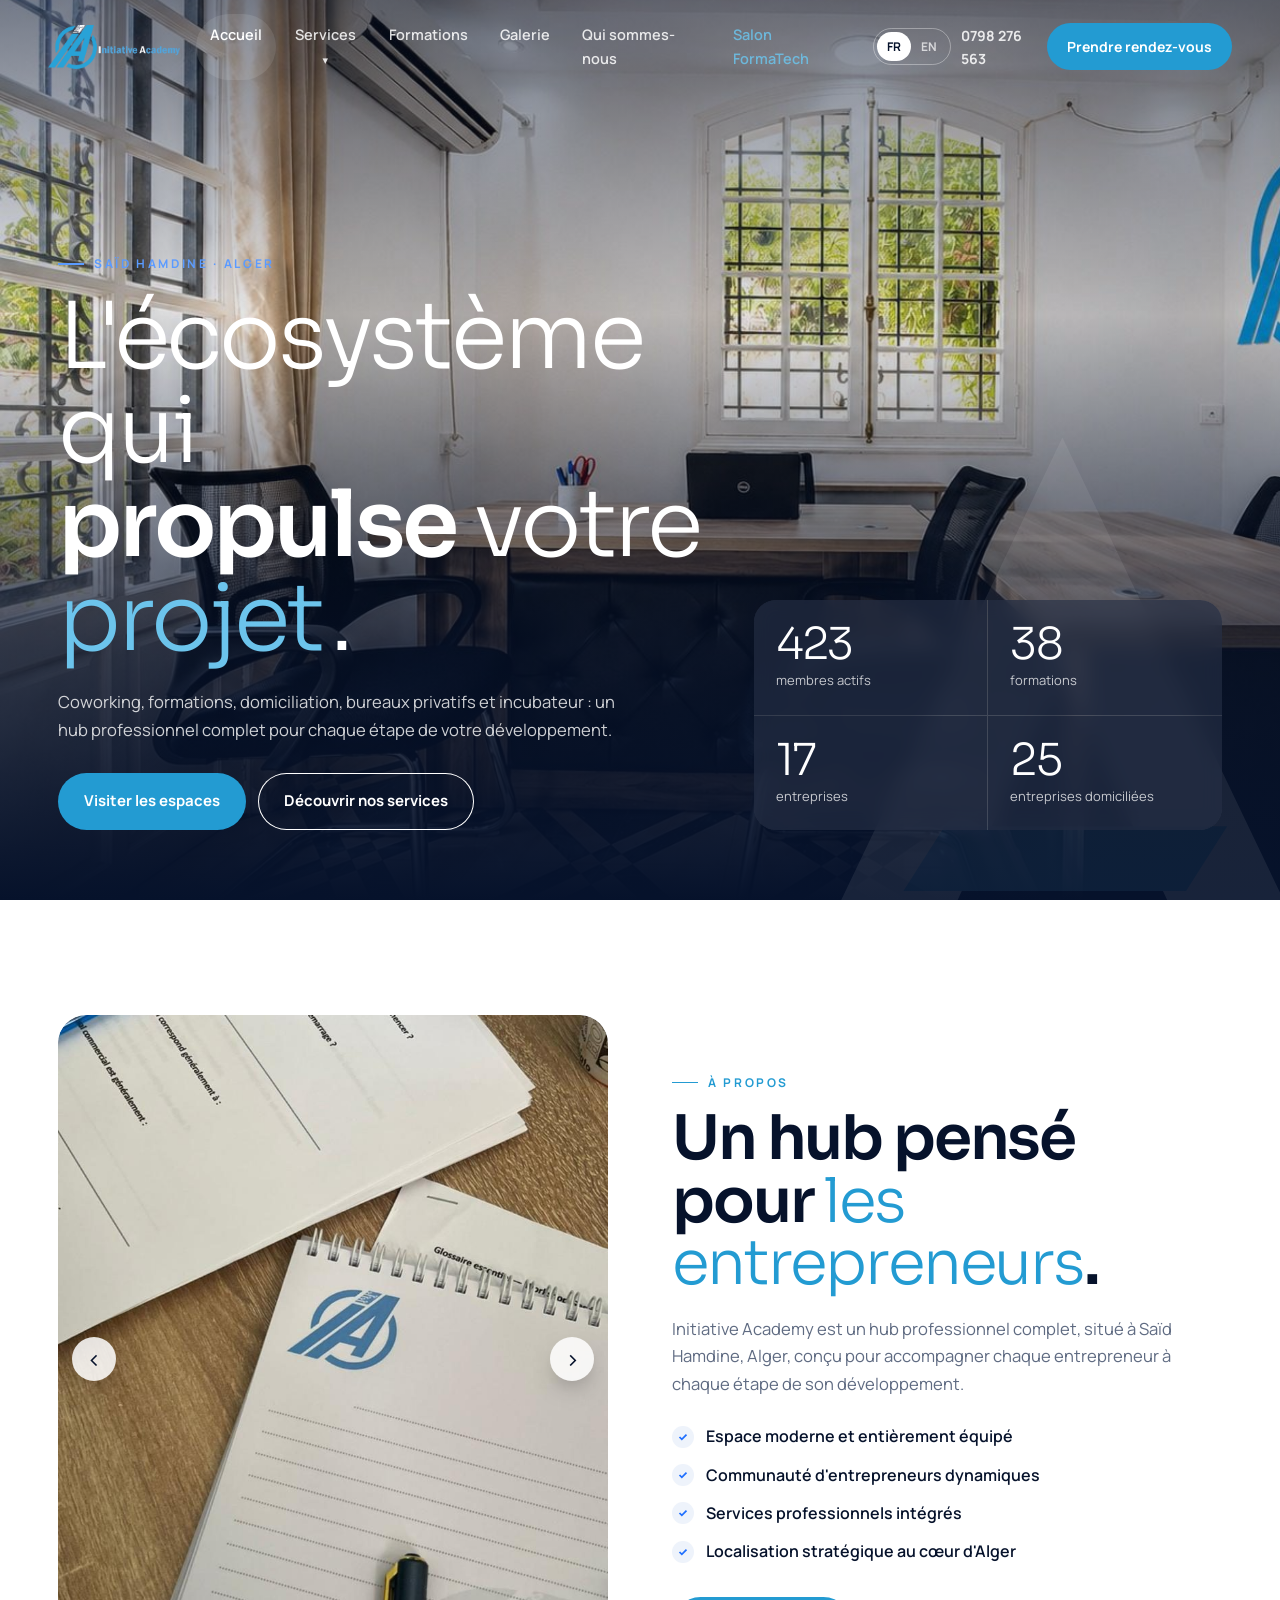
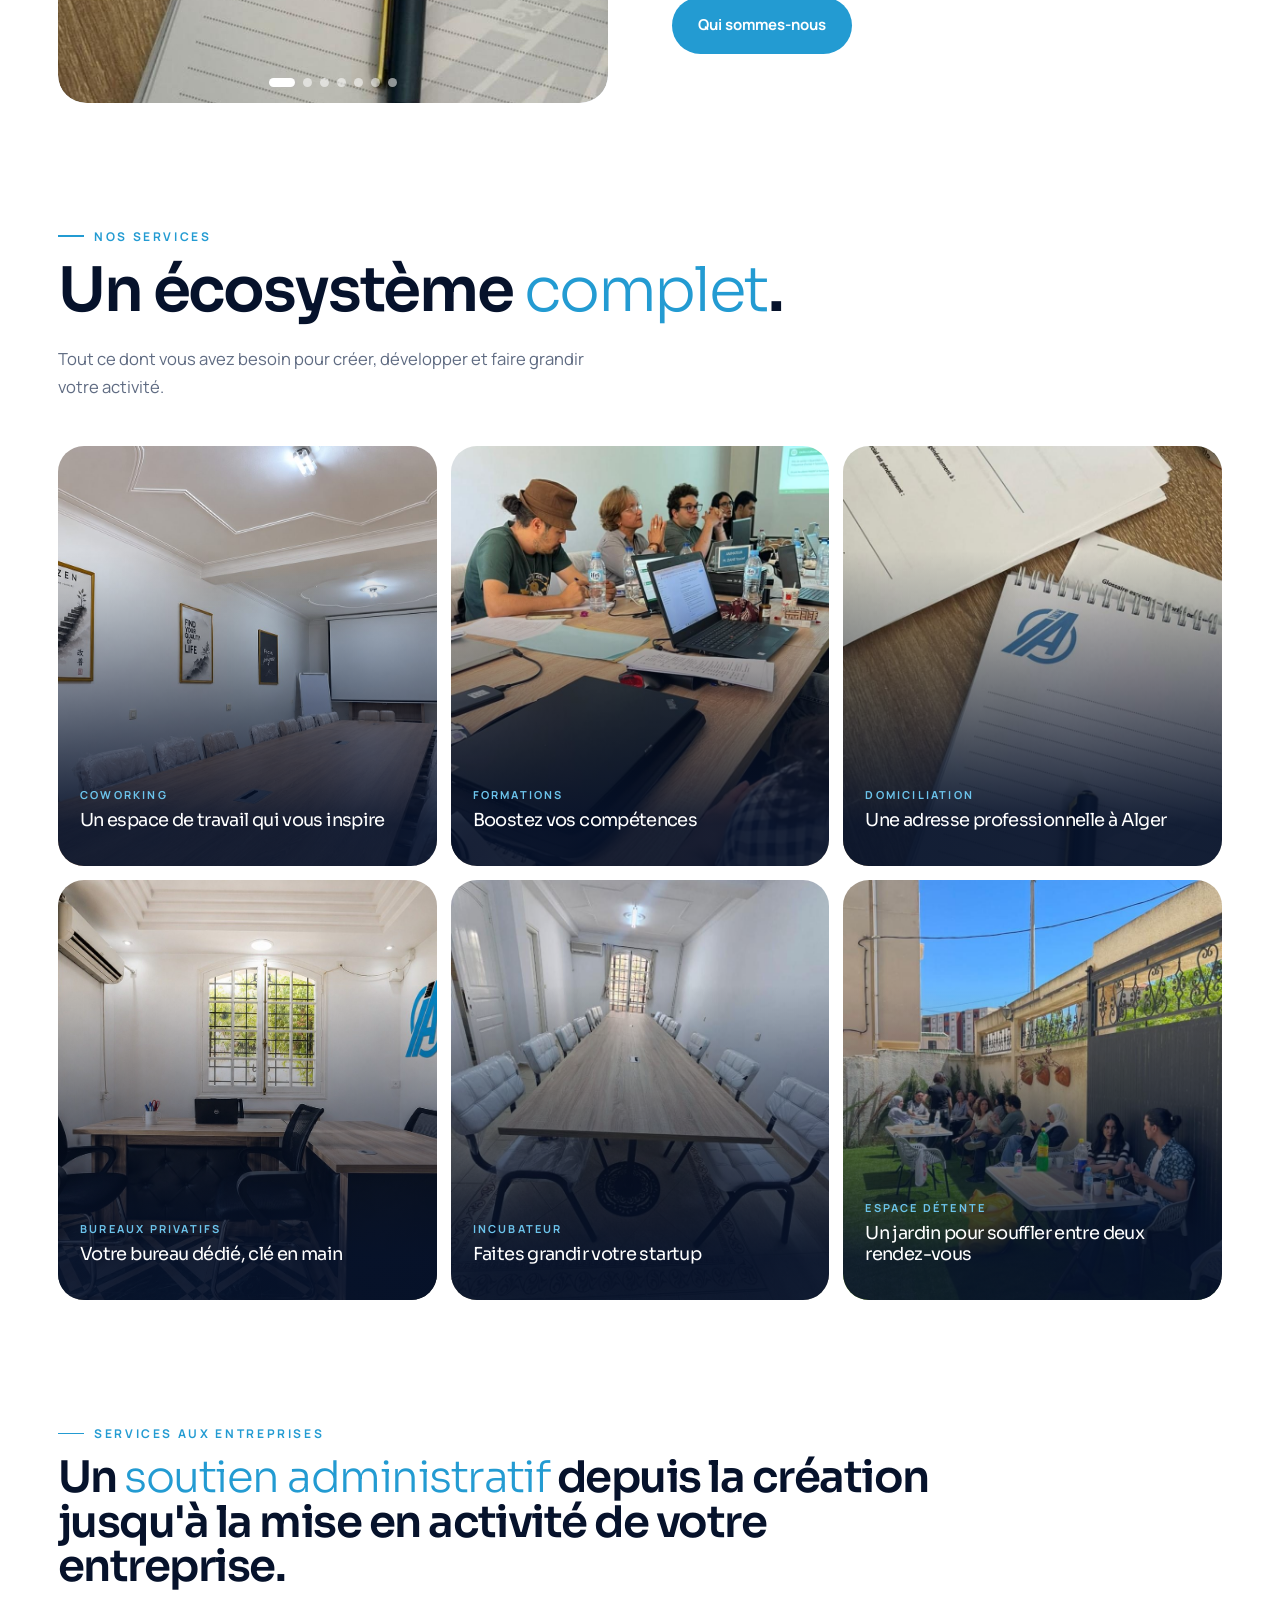
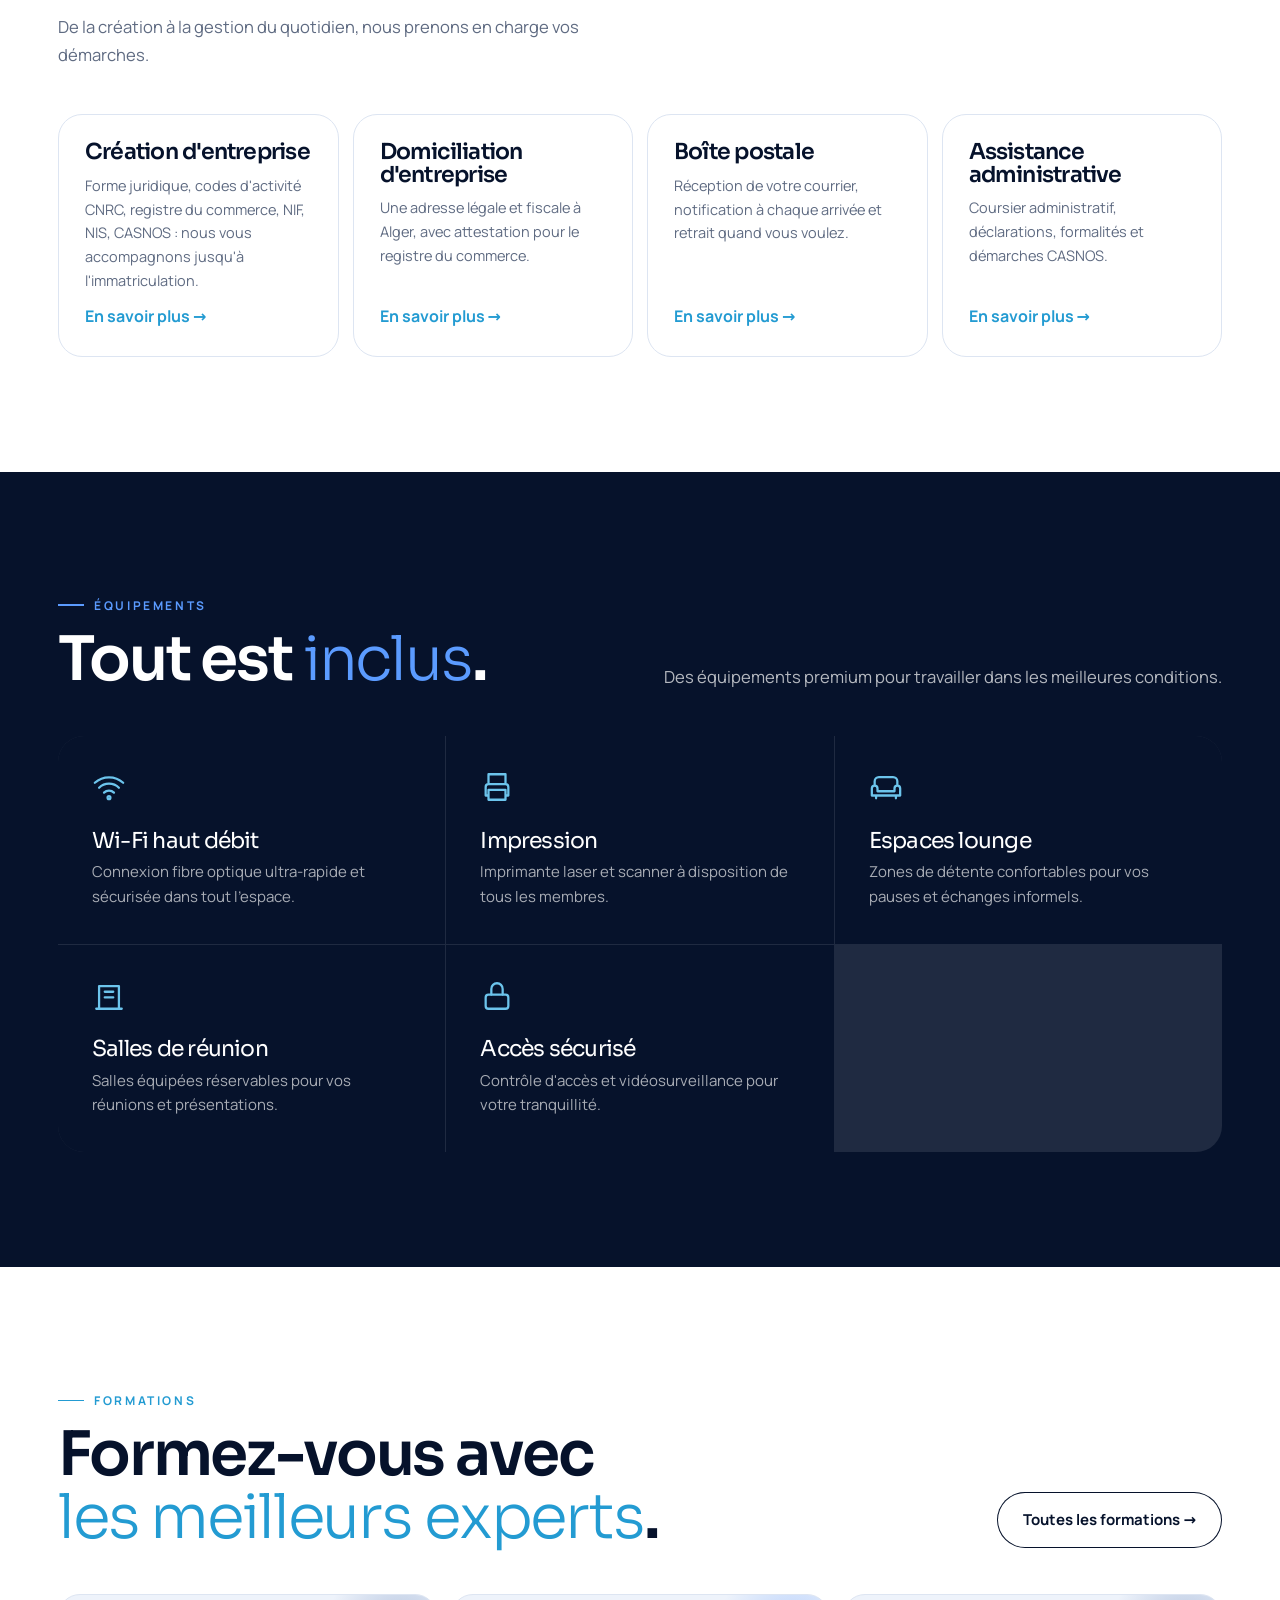
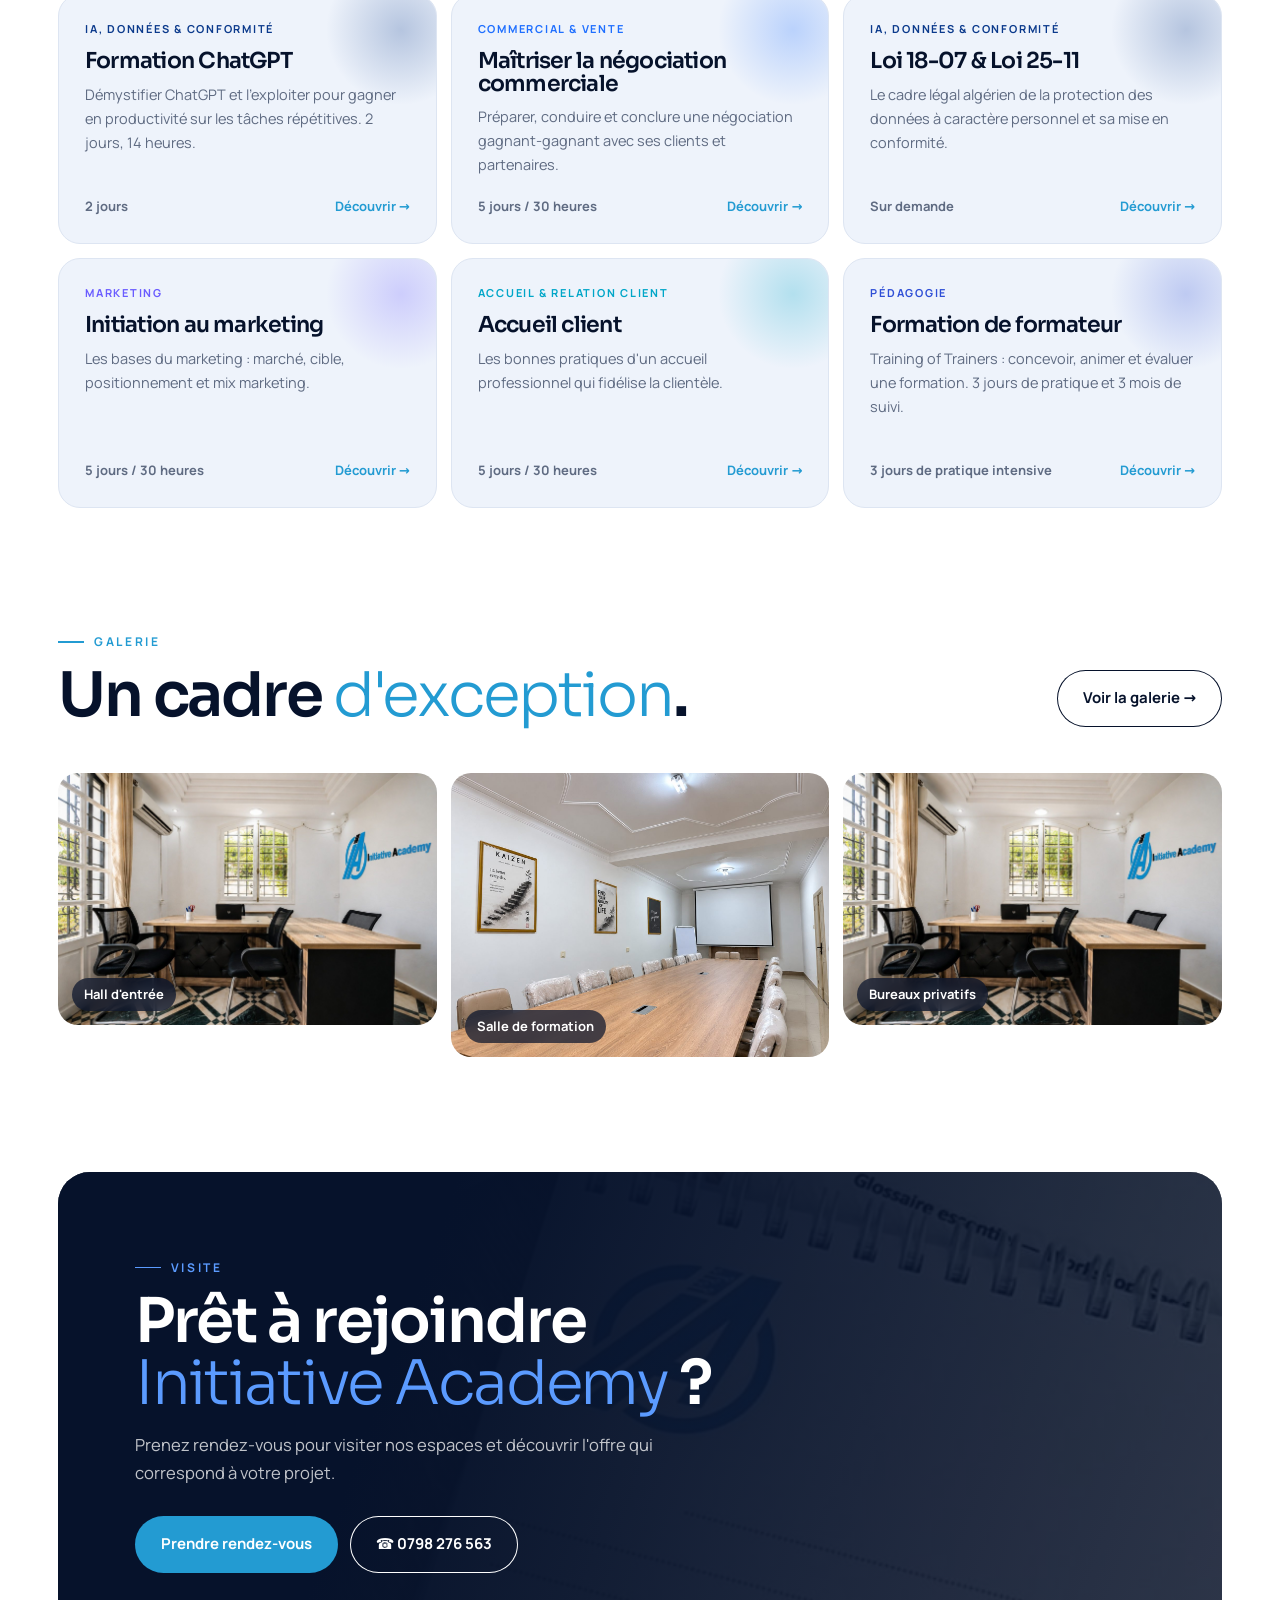
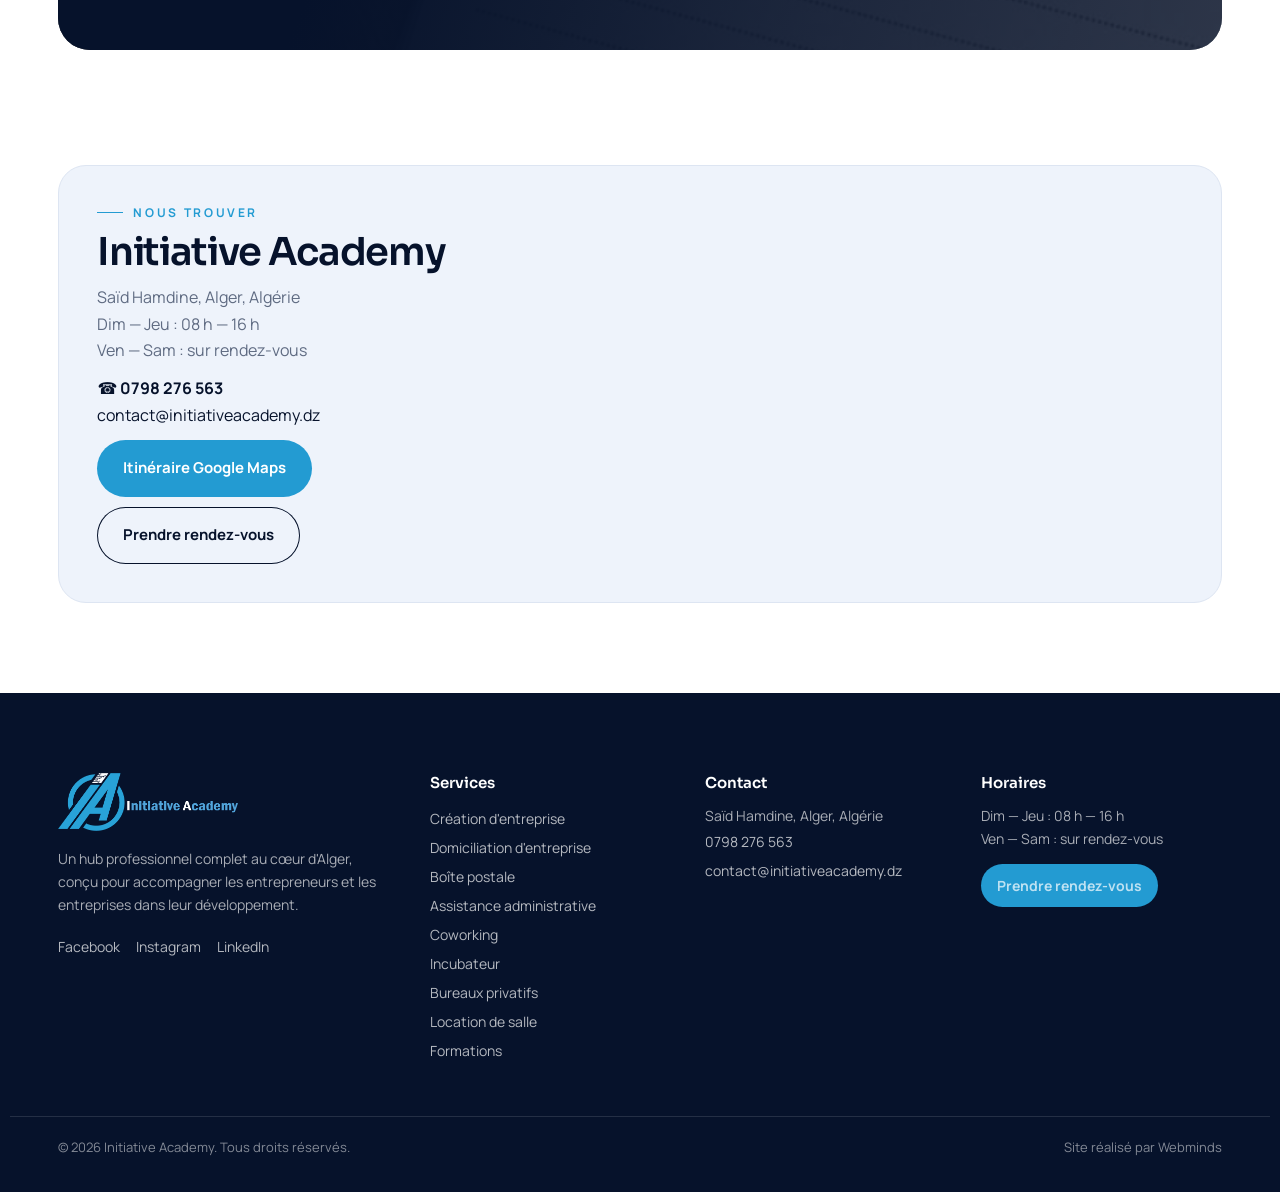
<file: index.html>
<!DOCTYPE html><html lang="fr"><head>
<meta charset="utf-8"><meta name="viewport" content="width=device-width, initial-scale=1, viewport-fit=cover"><meta name="theme-color" content="#06122b">
<link rel="stylesheet" href="style.css?v=1015">
<title>Initiative Academy — Coworking, formations et domiciliation à Alger</title>
<meta name="description" content="Initiative Academy, hub professionnel à Saïd Hamdine, Alger : coworking, formations, domiciliation, bureaux privatifs et incubateur.">
</head><body>
<div id="hdr"></div><main>
<section class="hero"><div class="bg"><img id="hbg" alt="Hall d'entrée d'Initiative Academy"></div><svg class="mark" viewBox="0 0 200 200" aria-hidden="true"><path d="M100 8 188 192h-40L100 88 52 192H12z" fill="#fff"/><path d="M60 140h96l-14 22H46z" fill="#6cc4ec"/></svg>
 <div class="wrap in"><div>
  <span class="kick" style="color:#5b9bff">Saïd Hamdine · Alger</span>
  <h1 style="margin-top:18px">L'écosystème qui<br><b>propulse</b> votre <span class="rot" id="rot">projet</span>.</h1>
  <p class="lead">Coworking, formations, domiciliation, bureaux privatifs et incubateur : un hub professionnel complet pour chaque étape de votre développement.</p>
  <div style="display:flex;gap:12px;flex-wrap:wrap"><a class="btn b" href="rendez-vous.html">Visiter les espaces</a><a class="btn o" href="#espaces">Découvrir nos services</a></div></div>
  <div><div class="hstats"><div><b data-n="423" data-s="">0</b><span>membres actifs</span></div><div><b data-n="38" data-s="">0</b><span>formations</span></div><div><b data-n="17" data-s="">0</b><span>entreprises</span></div><div><b data-n="25" data-s="">0</b><span>entreprises domiciliées</span></div></div></div>
 </div></section>

<section><div class="wrap about">
 <div class="ph rv"><div class="slide3" id="sl3"><button type="button" class="sl3p" aria-label="Photo précédente">‹</button><button type="button" class="sl3n" aria-label="Photo suivante">›</button><div class="sl3d"></div></div></div>
 <div class="rv"><span class="kick">À propos</span><h2 style="margin-top:16px">Un hub pensé pour <em>les entrepreneurs</em>.</h2>
  <p class="lead" style="margin-top:20px">Initiative Academy est un hub professionnel complet, situé à Saïd Hamdine, Alger, conçu pour accompagner chaque entrepreneur à chaque étape de son développement.</p>
  <ul class="checks"><li>Espace moderne et entièrement équipé</li><li>Communauté d'entrepreneurs dynamiques</li><li>Services professionnels intégrés</li><li>Localisation stratégique au cœur d'Alger</li></ul>
  <a class="btn b" href="a-propos.html">Qui sommes-nous</a></div>
</div></section>

<section id="espaces" style="padding-top:0"><div class="wrap">
 <div class="shead"><div><span class="kick">Nos services</span><h2 style="margin-top:14px">Un écosystème <em>complet</em>.</h2></div><p class="lead">Tout ce dont vous avez besoin pour créer, développer et faire grandir votre activité.</p></div>
 <div class="svc" id="svc"></div></div></section>

<section id="entreprises" style="padding-top:0"><div class="wrap">
 <div class="shead"><div><span class="kick">Services aux entreprises</span><h2 style="margin-top:14px;font-size:clamp(30px,3.4vw,50px);max-width:900px">Un <em>soutien administratif</em> depuis la création jusqu'à la mise en activité de votre entreprise.</h2></div><p class="lead">De la création à la gestion du quotidien, nous prenons en charge vos démarches.</p></div>
 <div class="biz">
  <a class="bz rv" href="service.html?s=creation"><h3>Création d'entreprise</h3><p>Forme juridique, codes d'activité CNRC, registre du commerce, NIF, NIS, CASNOS : nous vous accompagnons jusqu'à l'immatriculation.</p><span class="go">En savoir plus →</span></a>
  <a class="bz rv" href="service.html?s=domiciliation"><h3>Domiciliation d'entreprise</h3><p>Une adresse légale et fiscale à Alger, avec attestation pour le registre du commerce.</p><span class="go">En savoir plus →</span></a>
  <a class="bz rv" href="service.html?s=boite"><h3>Boîte postale</h3><p>Réception de votre courrier, notification à chaque arrivée et retrait quand vous voulez.</p><span class="go">En savoir plus →</span></a>
  <a class="bz rv" href="service.html?s=assistance"><h3>Assistance administrative</h3><p>Coursier administratif, déclarations, formalités et démarches CASNOS.</p><span class="go">En savoir plus →</span></a>
 </div></div></section>
<section class="dark"><div class="wrap">
 <div class="shead"><div><span class="kick" style="color:#5b9bff">Équipements</span><h2 style="margin-top:14px">Tout est <em style="color:#5b9bff">inclus</em>.</h2></div><p class="lead">Des équipements premium pour travailler dans les meilleures conditions.</p></div>
 <div class="eq" id="eq"></div></div></section>

<section><div class="wrap">
 <div class="shead"><div><span class="kick">Formations</span><h2 style="margin-top:14px">Formez-vous avec<br><em>les meilleurs experts</em>.</h2></div><a class="btn o" href="formations.html">Toutes les formations →</a></div>
 <div class="fgrid" id="fprev"></div></div></section>

<section style="padding-top:0"><div class="wrap">
 <div class="shead"><div><span class="kick">Galerie</span><h2 style="margin-top:14px">Un cadre <em>d'exception</em>.</h2></div><a class="btn o" href="galerie.html">Voir la galerie →</a></div>
 <div class="gal" id="gal"></div></div></section>
<section style="padding-top:0"><div class="wrap"><div class="cband rv"><img class="bgi" alt="" id="cbg"><span class="kick" style="color:#5b9bff">Visite</span><h2 style="margin-top:14px">Prêt à rejoindre<br><em style="color:#5b9bff">Initiative Academy</em> ?</h2><p class="lead">Prenez rendez-vous pour visiter nos espaces et découvrir l'offre qui correspond à votre projet.</p><div style="display:flex;gap:12px;flex-wrap:wrap"><a class="btn b" href="rendez-vous.html">Prendre rendez-vous</a><a class="btn o" id="ctel"></a></div></div></div></section>
</main><div id="ftr"></div>
<script src="data.js"></script><script src="core.js?v=1015"></script>
<script>
document.getElementById('hbg').src=PH.hall;(function(){const P=[[PH.hall2,'Accueil'],[PH.jardin,'Jardin'],[PH.form2,'Salle de formation'],[PH.interior,'Espace intérieur'],[PH.bureaux,'Bureaux privatifs'],[PH.jardin2,'Espace extérieur'],[PH.hall,'Espace lounge']],w=document.getElementById('sl3'),d=w.querySelector('.sl3d');
 P.forEach((p,i)=>{const im=document.createElement('img');im.src=p[0];im.alt=p[1];im.loading=i?'lazy':'eager';if(!i)im.className='on';w.insertBefore(im,w.firstChild);const b=document.createElement('button');b.type='button';b.setAttribute('aria-label','Photo '+(i+1));if(!i)b.className='on';b.onclick=()=>go(i,1);d.appendChild(b)});
 const imgs=[...w.querySelectorAll('img')].reverse(),dots=[...d.children];let k=0,t;
 function go(n,u){k=(n+P.length)%P.length;imgs.forEach((m,i)=>m.classList.toggle('on',i===k));dots.forEach((m,i)=>m.classList.toggle('on',i===k));if(u){clearInterval(t);t=setInterval(()=>go(k+1),4500)}}
 w.querySelector('.sl3p').onclick=()=>go(k-1,1);w.querySelector('.sl3n').onclick=()=>go(k+1,1);t=setInterval(()=>go(k+1),4500);
 let x0=null;w.addEventListener('touchstart',e=>x0=e.touches[0].clientX,{passive:true});w.addEventListener('touchend',e=>{if(x0===null)return;const dx=e.changedTouches[0].clientX-x0;if(Math.abs(dx)>40)go(k+(dx<0?1:-1),1);x0=null})})();
const W=['projet','startup','carrière','entreprise'];let wi=0;setInterval(()=>{wi=(wi+1)%W.length;const r=document.getElementById('rot');r.style.opacity=0;setTimeout(()=>{r.textContent=W[wi];r.style.opacity=1},300)},2600);document.getElementById('rot').style.transition='opacity .3s';
document.querySelectorAll('[data-n]').forEach(el=>{const n=+el.dataset.n,s=el.dataset.s!==undefined?el.dataset.s:'+';let t0=null;const st=t=>{t0=t0||t;const p=Math.min((t-t0)/1600,1);el.textContent=Math.round(n*(1-Math.pow(1-p,3)))+(p===1?s:'');if(p<1)requestAnimationFrame(st)};setTimeout(()=>requestAnimationFrame(st),500)});
document.getElementById('svc').innerHTML=SERV.map((s,i)=>'<a class="sc rv" id="'+s[0]+'" href="'+(s[0]==='formations'?'formations.html':s[0]==='detente'?'galerie.html':'service.html?s='+s[0])+'"><img src="'+s[3]+'" alt="'+s[1]+'" loading="lazy"><h3><small>'+s[1]+'</small>'+s[2]+'</h3><ul>'+s[4].map(x=>'<li>'+x+'</li>').join('')+'</ul></a>').join('');
document.getElementById('eq').innerHTML=EQUIP.map(e=>'<div class="rv">'+icon(e[0])+'<h3>'+e[1]+'</h3><p>'+e[2]+'</p></div>').join('');
document.getElementById('fprev').innerHTML=['chatgpt','negociation','loi','initmkt','accueil','formateur'].map(k=>{const f=F.find(x=>x[0]===k);return '<a class="fc rv" href="formation.html?f='+k+'" style="--c:'+CAT[f[2]][1]+'"><span class="tg">'+CAT[f[2]][0]+'</span><h3>'+f[1]+'</h3><p>'+f[3]+'</p><div class="meta"><span>'+(FD[f[0]]?FD[f[0]].duree.split(' (')[0].split(' +')[0]:'Groupe de 15 max.')+'</span><span>Découvrir →</span></div></a>'}).join('');
document.getElementById('gal').innerHTML=[[PH.hall,'Hall d\'entrée'],[PH.form2,'Salle de formation'],[PH.bureaux,'Bureaux privatifs']].map(g=>'<a href="galerie.html"><img src="'+g[0]+'" alt="'+g[1]+'" loading="lazy"><span>'+g[1]+'</span></a>').join('');
document.getElementById('cbg').src=PH.hall2;const ct=document.getElementById('ctel');ct.href='tel:'+CO.telh;ct.textContent='☎ '+CO.tel; reveal();
</script><script src="i18n.js"></script></body></html>
</file>
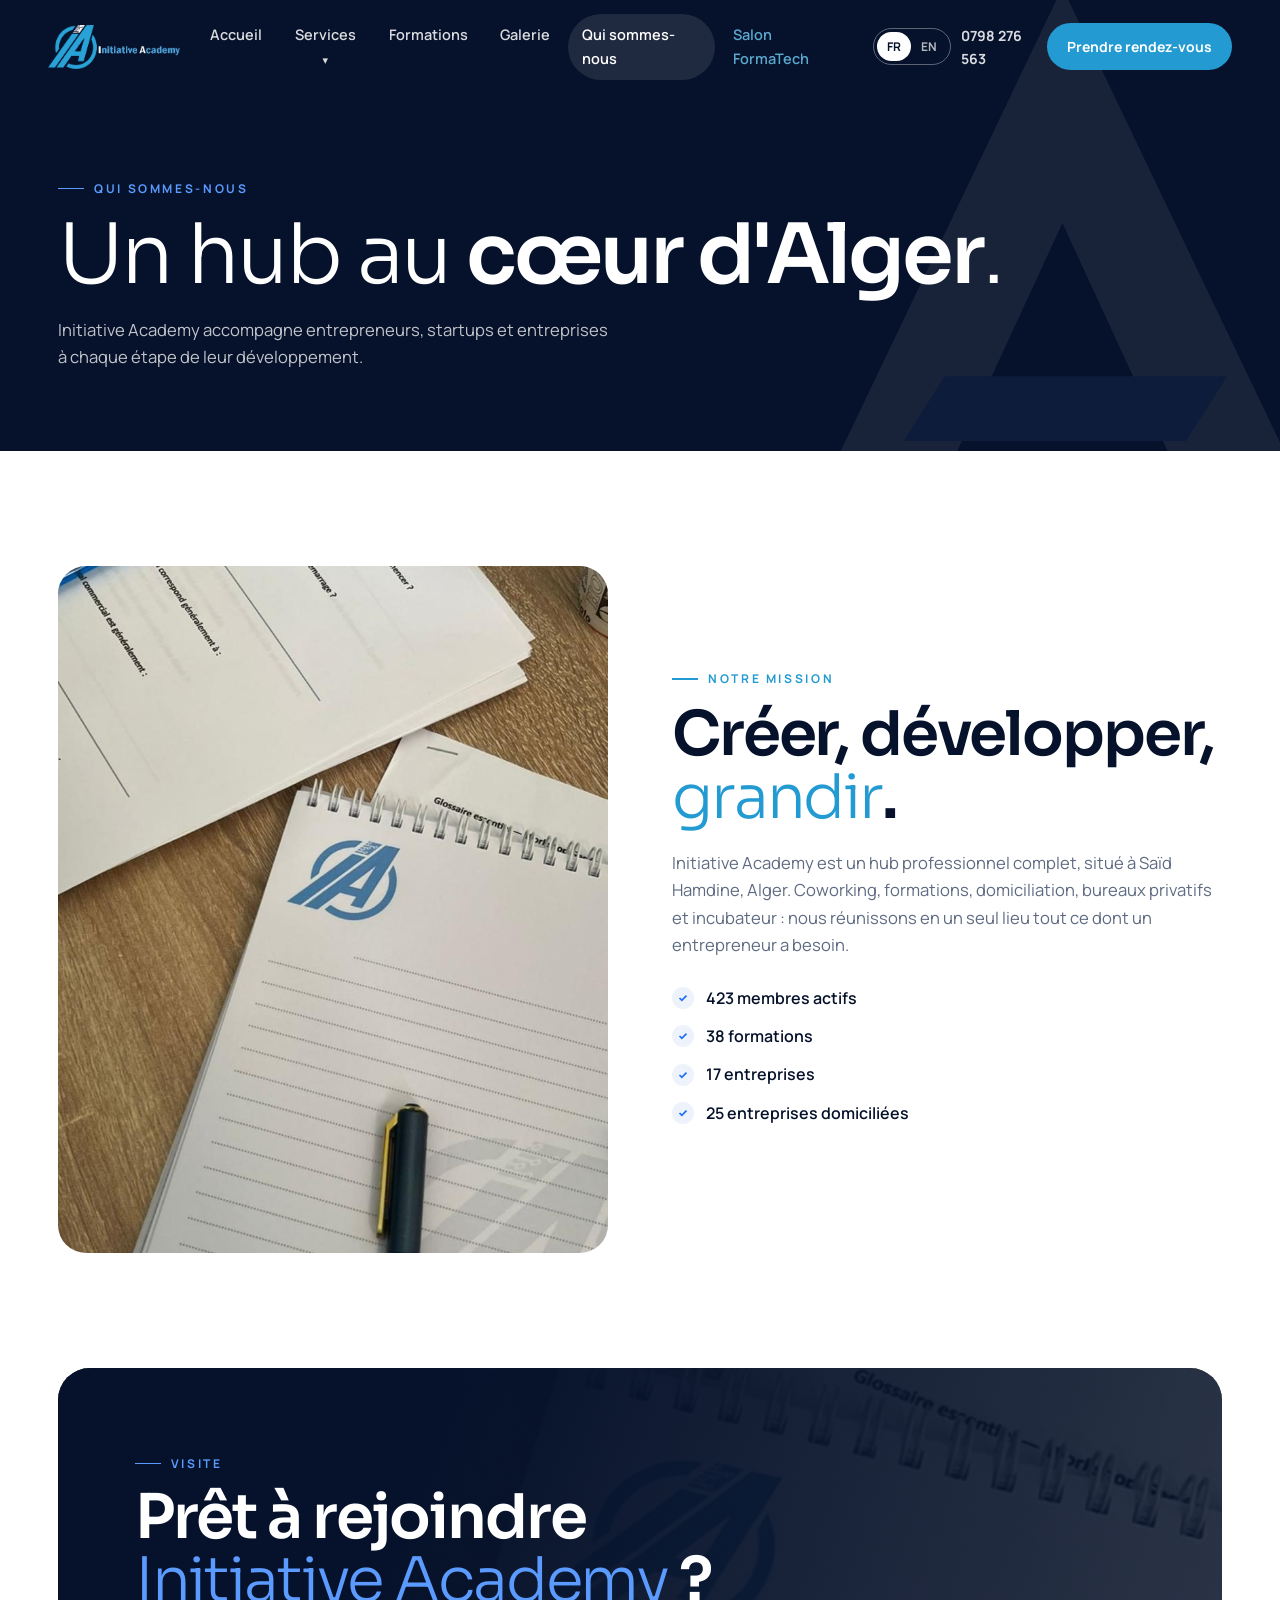
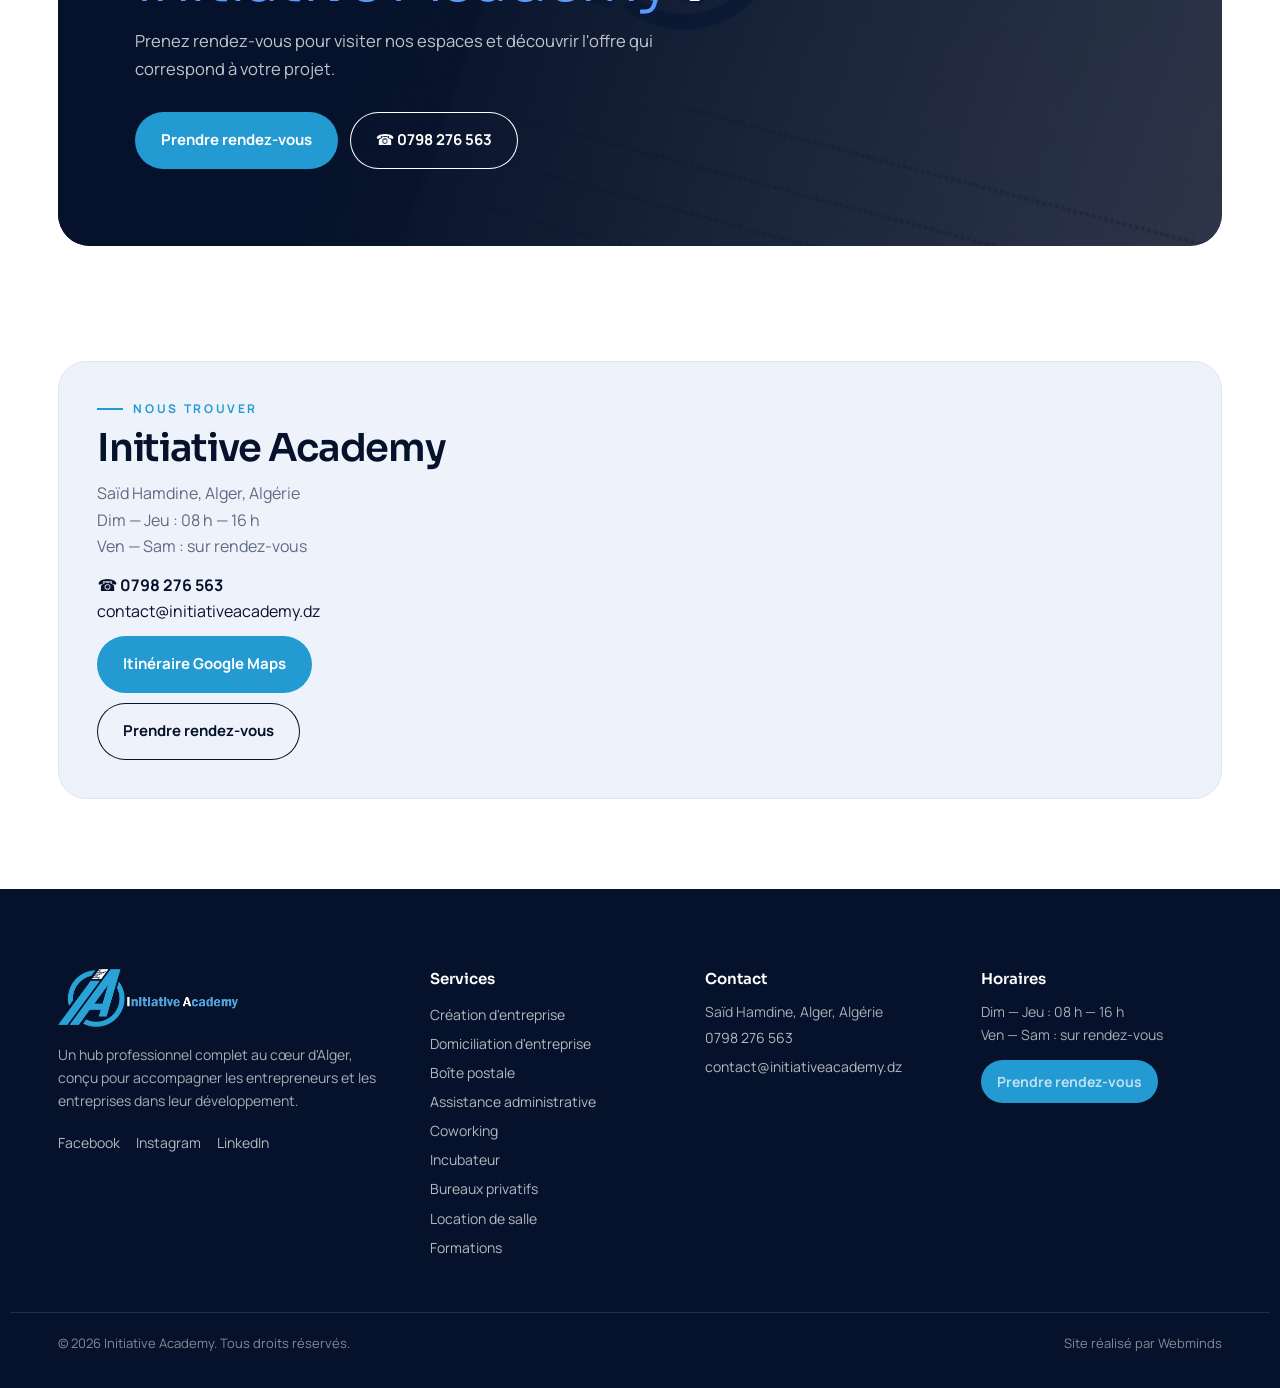
<file: a-propos.html>
<!DOCTYPE html><html lang="fr"><head>
<meta charset="utf-8"><meta name="viewport" content="width=device-width, initial-scale=1, viewport-fit=cover"><meta name="theme-color" content="#06122b">
<link rel="stylesheet" href="style.css?v=1015">
<title>Qui sommes-nous — Initiative Academy</title></head><body>
<div id="hdr"></div><main>
<section class="page-h"><svg class="mark" viewBox="0 0 200 200" aria-hidden="true"><path d="M100 8 188 192h-40L100 88 52 192H12z" fill="#fff"/><path d="M60 140h96l-14 22H46z" fill="#5b9bff"/></svg><div class="wrap" style="position:relative;z-index:2"><span class="kick" style="color:#5b9bff">Qui sommes-nous</span><h1 style="margin-top:16px">Un hub au <b>cœur d'Alger</b>.</h1><p class="lead">Initiative Academy accompagne entrepreneurs, startups et entreprises à chaque étape de leur développement.</p></div></section>
<section><div class="wrap about">
 <div class="ph rv"><img id="i1" alt="Hall d'entrée"></div>
 <div class="rv"><span class="kick">Notre mission</span><h2 style="margin-top:16px">Créer, développer, <em>grandir</em>.</h2>
  <p class="lead" style="margin-top:20px">Initiative Academy est un hub professionnel complet, situé à Saïd Hamdine, Alger. Coworking, formations, domiciliation, bureaux privatifs et incubateur : nous réunissons en un seul lieu tout ce dont un entrepreneur a besoin.</p>
  <ul class="checks"><li>423 membres actifs</li><li>38 formations</li><li>17 entreprises</li><li>25 entreprises domiciliées</li></ul></div>
</div></section>
<section style="padding-top:0"><div class="wrap"><div class="cband rv"><img class="bgi" alt="" id="cbg"><span class="kick" style="color:#5b9bff">Visite</span><h2 style="margin-top:14px">Prêt à rejoindre<br><em style="color:#5b9bff">Initiative Academy</em> ?</h2><p class="lead">Prenez rendez-vous pour visiter nos espaces et découvrir l'offre qui correspond à votre projet.</p><div style="display:flex;gap:12px;flex-wrap:wrap"><a class="btn b" href="rendez-vous.html">Prendre rendez-vous</a><a class="btn o" id="ctel"></a></div></div></div></section>
</main><div id="ftr"></div>
<script src="data.js"></script><script src="core.js?v=1015"></script>
<script>document.getElementById('i1').src=PH.hall2;document.getElementById('cbg').src=PH.hall2;const ct=document.getElementById('ctel');ct.href='tel:'+CO.telh;ct.textContent='☎ '+CO.tel; reveal();</script><script src="i18n.js"></script></body></html>
</file>
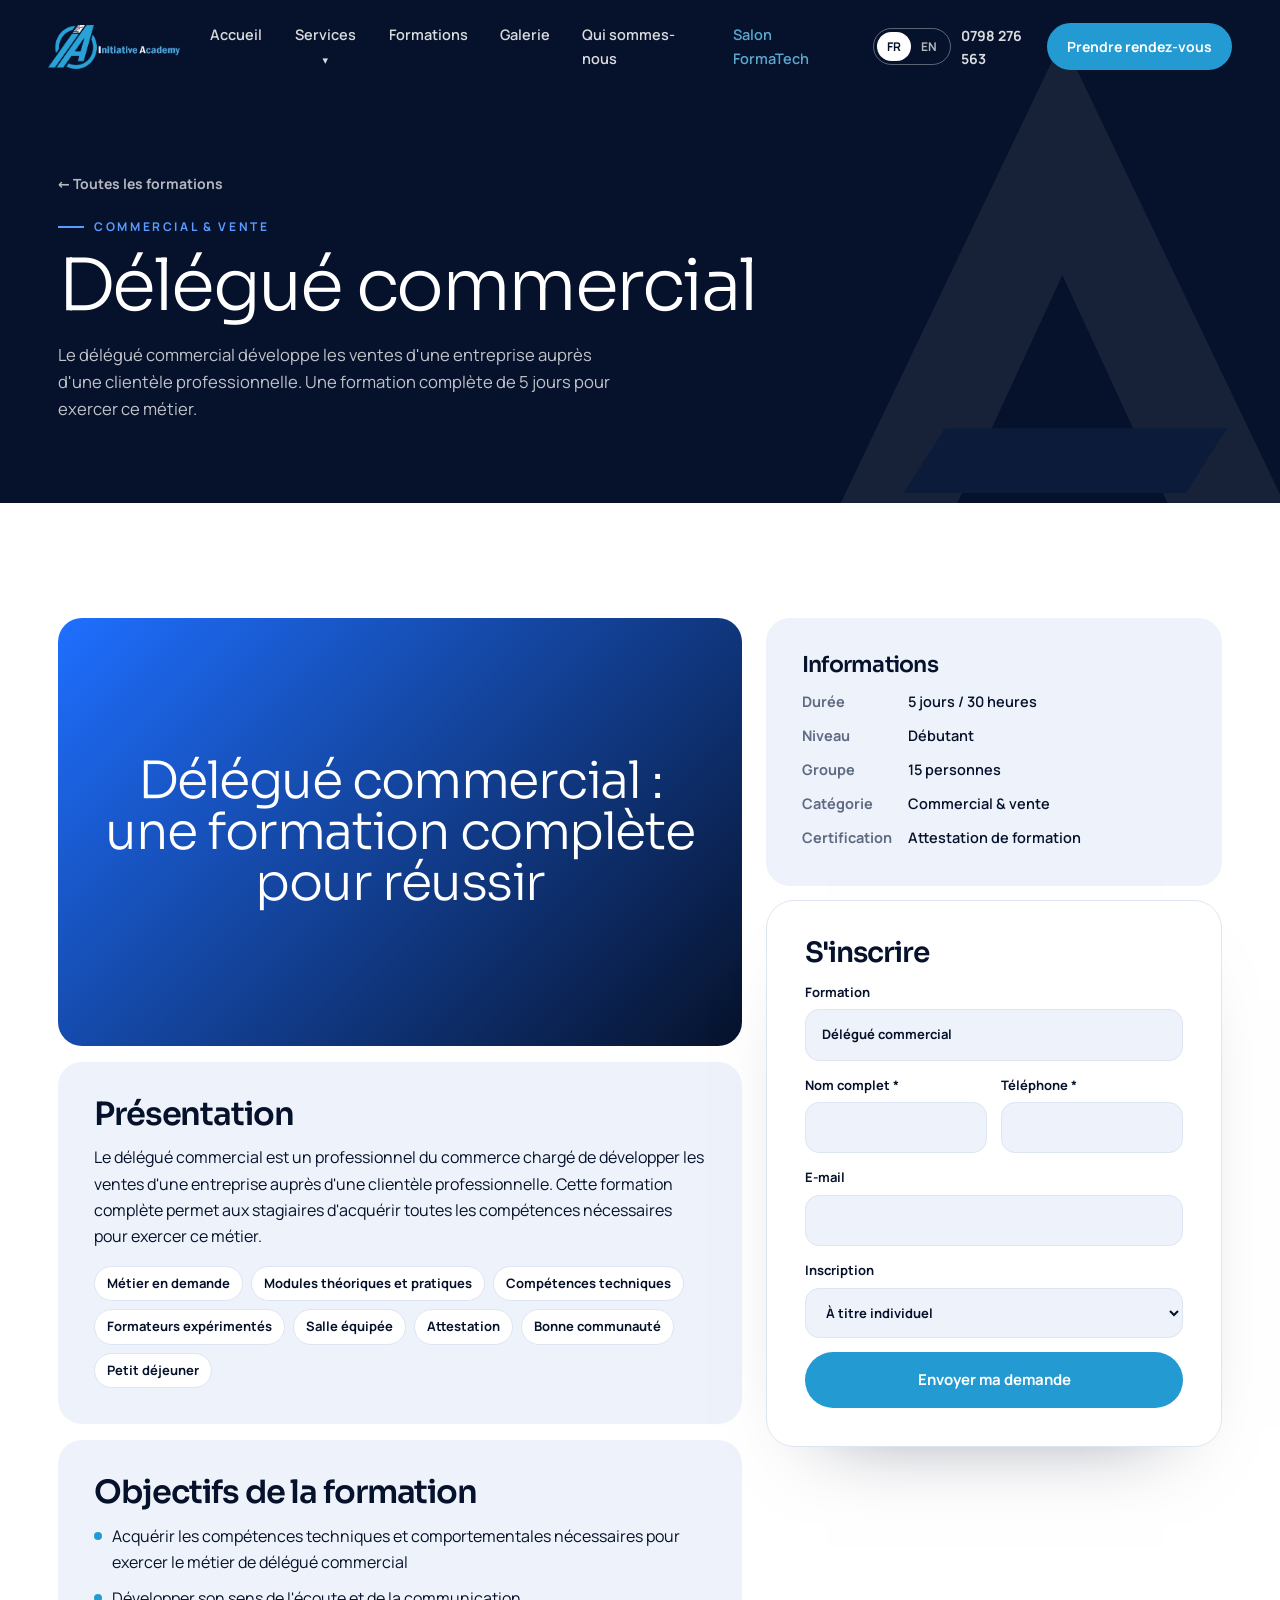
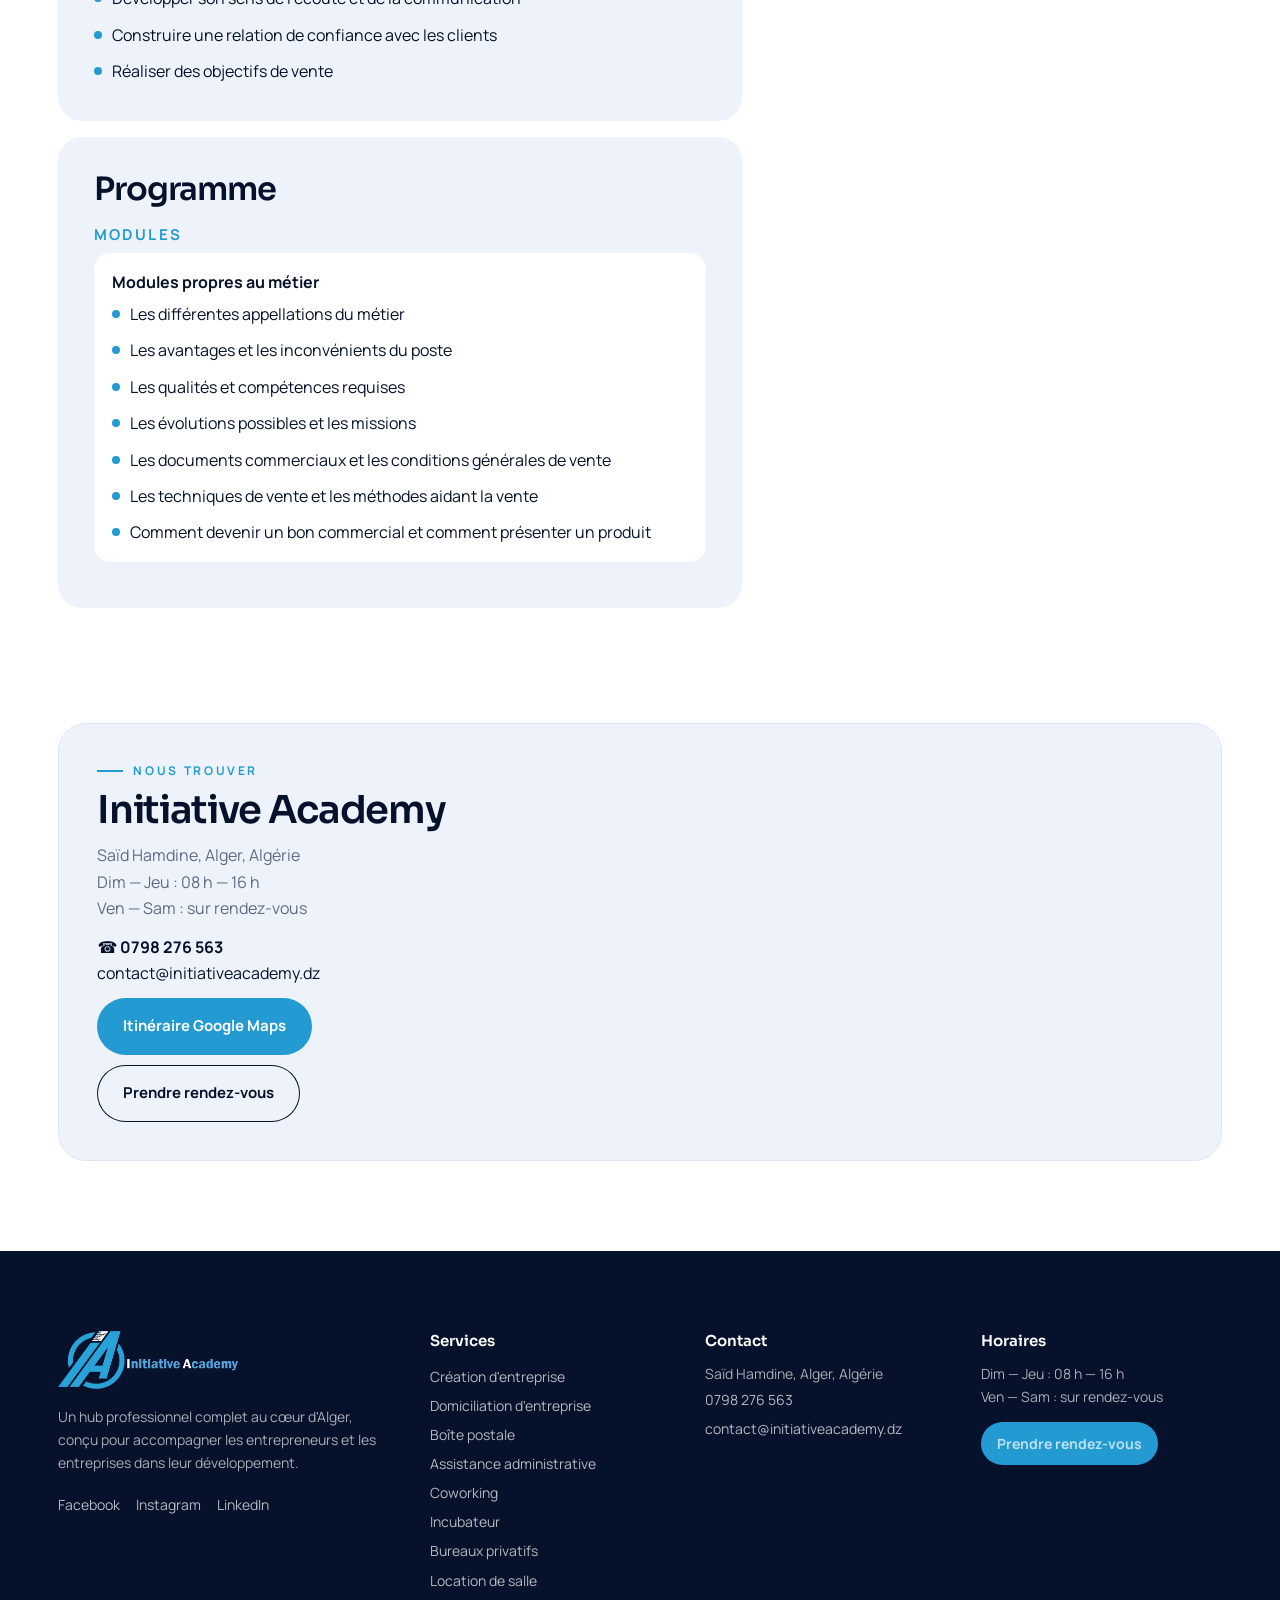
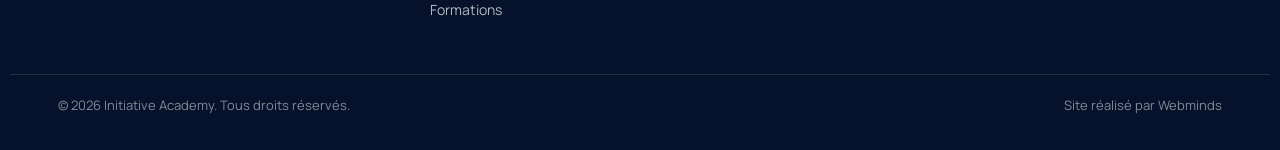
<file: formation.html>
<!DOCTYPE html><html lang="fr"><head>
<meta charset="utf-8"><meta name="viewport" content="width=device-width, initial-scale=1, viewport-fit=cover"><meta name="theme-color" content="#06122b">
<link rel="stylesheet" href="style.css?v=1015">
<title>Formation — Initiative Academy</title></head><body>
<div id="hdr"></div><main>
<section class="page-h"><svg class="mark" viewBox="0 0 200 200" aria-hidden="true"><path d="M100 8 188 192h-40L100 88 52 192H12z" fill="#fff"/><path d="M60 140h96l-14 22H46z" fill="#5b9bff"/></svg><div class="wrap" style="position:relative;z-index:2"><a href="formations.html" style="opacity:.7;font-weight:700;font-size:14px">← Toutes les formations</a><br><span class="kick" id="tg" style="color:#5b9bff;margin-top:22px"></span><h1 id="t" style="margin-top:14px;font-size:clamp(40px,5.6vw,80px)"></h1><p class="lead" id="d"></p></div></section>
<section><div class="wrap fd">
 <div id="body"></div>
 <div style="position:sticky;top:100px"><div class="panel rv" id="facts" style="margin-bottom:14px"></div>
 <form class="f rv" id="ins"><h2 class="full" style="font-size:28px">S'inscrire</h2>
  <label class="full">Formation<input id="fn" readonly></label>
  <label>Nom complet *<input required></label><label>Téléphone *<input type="tel" required></label>
  <label class="full">E-mail<input type="email"></label>
  <label class="full">Inscription<select><option>À titre individuel</option><option>Pour mon entreprise</option></select></label>
  <button class="btn b" type="submit">Envoyer ma demande</button></form></div>
</div></section>
</main><div id="ftr"></div>
<script src="data.js"></script><script src="core.js?v=1015"></script>
<script>
const q=new URLSearchParams(location.search).get('f'),f=F.find(x=>x[0]===q)||F[0],c=CAT[f[2]];document.title=f[1]+' — Initiative Academy';
document.getElementById('tg').textContent=c[0];document.getElementById('t').textContent=f[1];document.getElementById('d').textContent=f[3];
document.getElementById('fn').value=f[1];
const d=FD[f[0]];const li=a=>'<ul>'+a.map(x=>'<li>'+x+'</li>').join('')+'</ul>';
let h='<div class="cover rv" style="--c:'+c[1]+'"><b>'+(d?d.titre:f[1])+'</b></div>';
if(d){
 if(d.intro)h+='<div class="panel rv" style="margin-top:16px"><h2>Présentation</h2><p>'+d.intro+'</p>'+(d.atouts?'<div class="chips2">'+d.atouts.map(x=>'<span>'+x+'</span>').join('')+'</div>':'')+'</div>';
 if(d.objectif)h+='<div class="panel rv" style="margin-top:16px"><h2>Objectif</h2><p>'+d.objectif+'</p></div>';
 if(d.objectifs)h+='<div class="panel rv" style="margin-top:16px"><h2>Objectifs de la formation</h2>'+li(d.objectifs)+'</div>';
 if(d.public)h+='<div class="panel rv" style="margin-top:16px"><h2>Public cible</h2>'+li(d.public)+'</div>';
 h+='<div class="panel rv" style="margin-top:16px"><h2>Programme</h2>'+d.prog.map(day=>(d.prog.length>1||day[0]!=='Programme de formation'?'<h3 class="pday">'+day[0]+'</h3>':'')+day[1].map(m=>'<div class="mod">'+(m[0]?'<b>'+m[0]+'</b>':'')+(m[1].length?li(m[1]):'')+'</div>').join('')).join('')+'</div>';
 if(d.methode)h+='<div class="panel rv" style="margin-top:16px"><h2>Méthodes pédagogiques</h2><p>'+d.methode+'</p></div>';
}else{
 h+='<div class="panel rv" style="margin-top:16px"><h2>Présentation</h2><p>'+f[3]+'</p><p style="font-size:13px;color:var(--mut);margin-top:14px">Programme détaillé disponible sur demande auprès de notre équipe.</p></div>';
}
document.getElementById('body').innerHTML=h;
const facts=[['Durée',d?d.duree:'Sur demande'],['Niveau',d?d.niveau:'Tous niveaux'],['Groupe',d?d.places:'15 personnes maximum'],['Catégorie',c[0]]];
if(d&&d.prereq)facts.push(['Prérequis',d.prereq]);if(d&&d.certif)facts.push(['Certification',d.certif]);else facts.push(['Certification','Attestation de formation']);
document.getElementById('facts').innerHTML='<h2 style="font-size:22px">Informations</h2><dl class="dl">'+facts.map(x=>'<dt>'+x[0]+'</dt><dd>'+x[1]+'</dd>').join('')+'</dl>';
document.getElementById('ins').onsubmit=e=>{e.preventDefault();okForm(e.target,'Demande envoyée !','Inscription formation')};reveal();
</script><script src="i18n.js"></script></body></html>
</file>
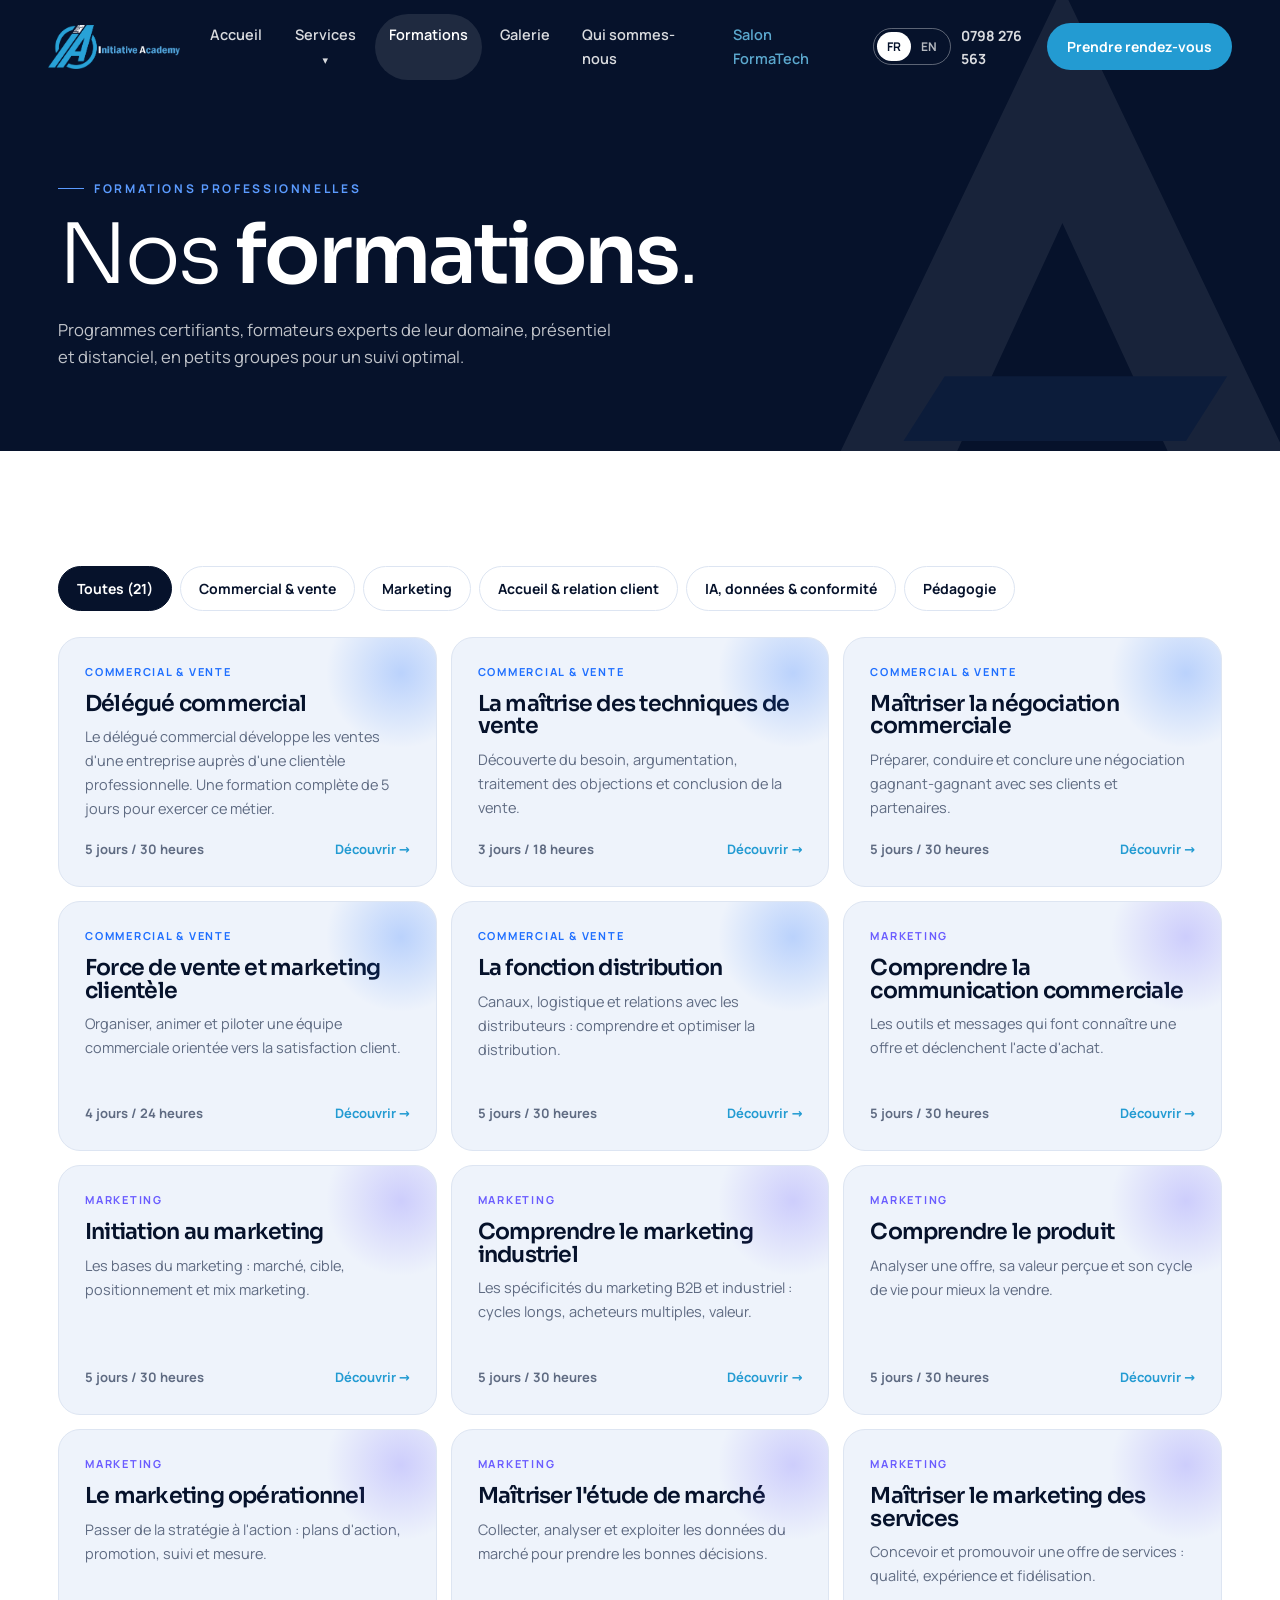
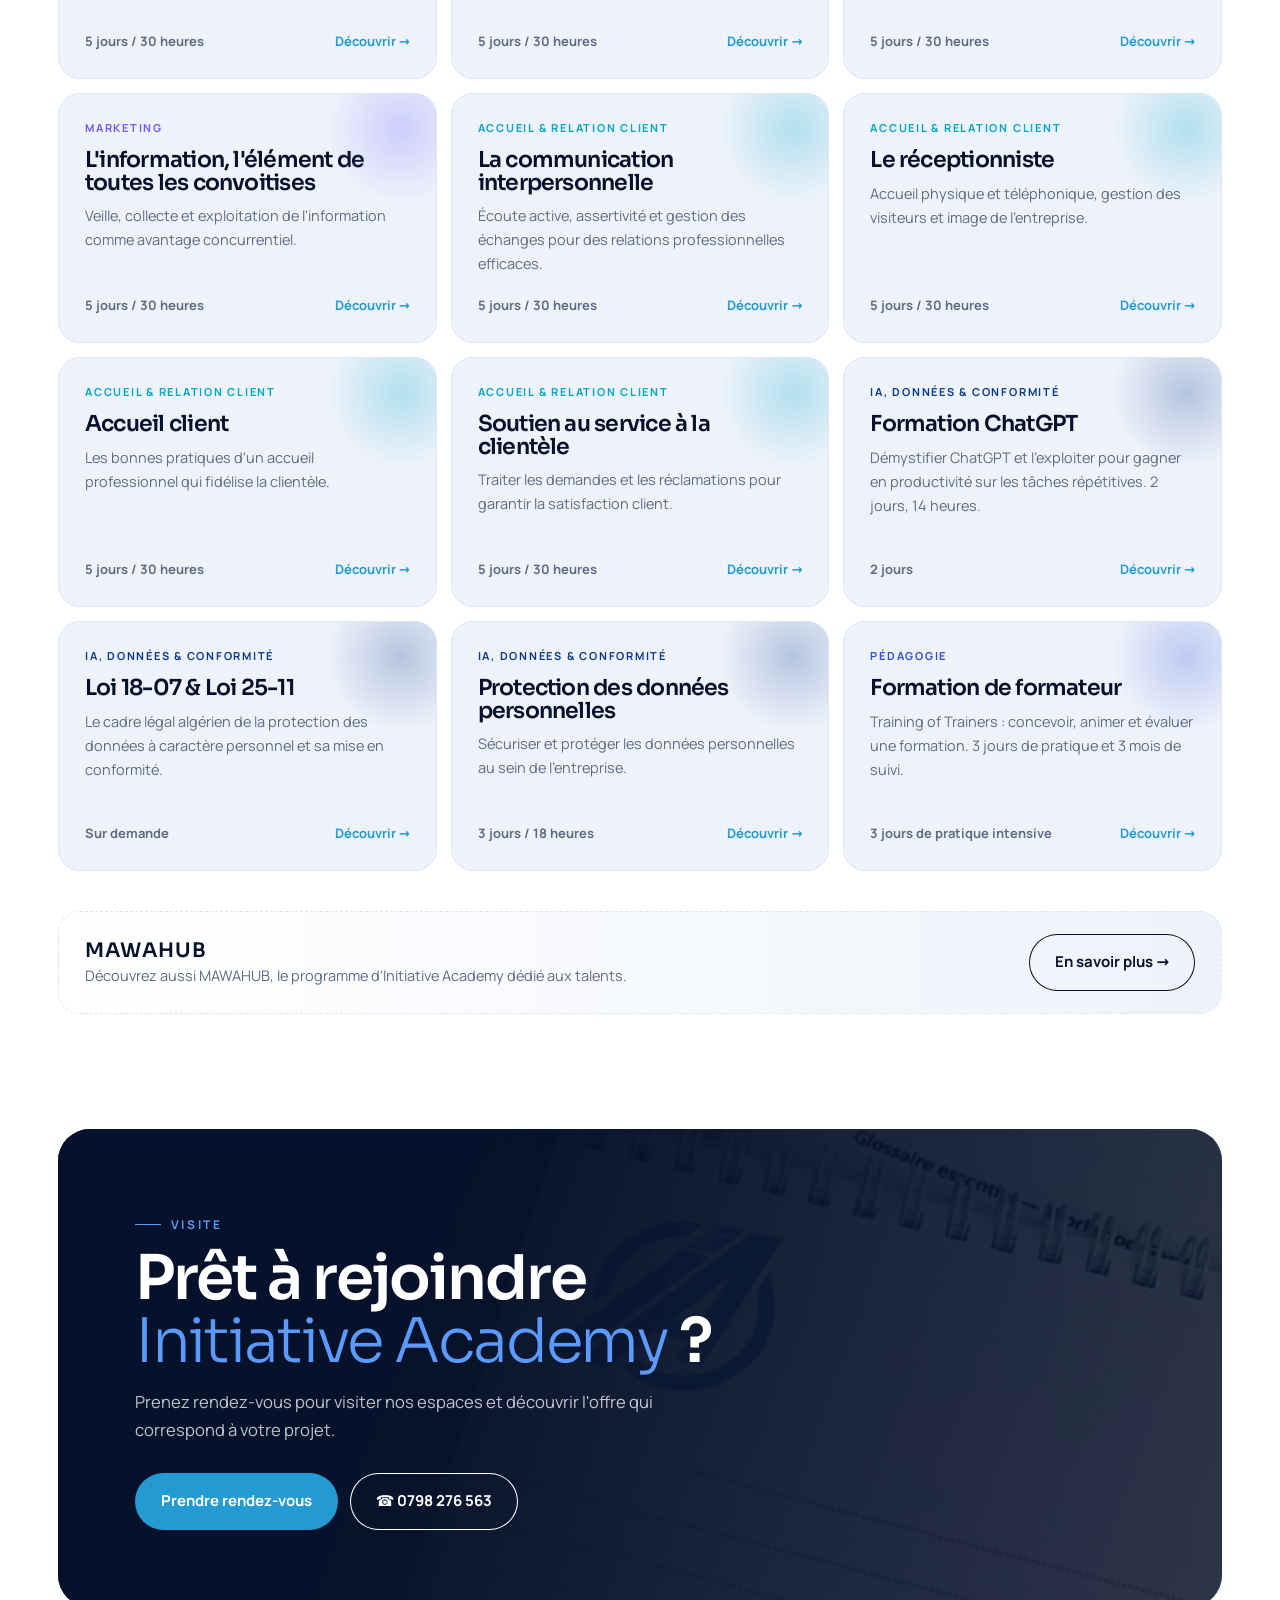
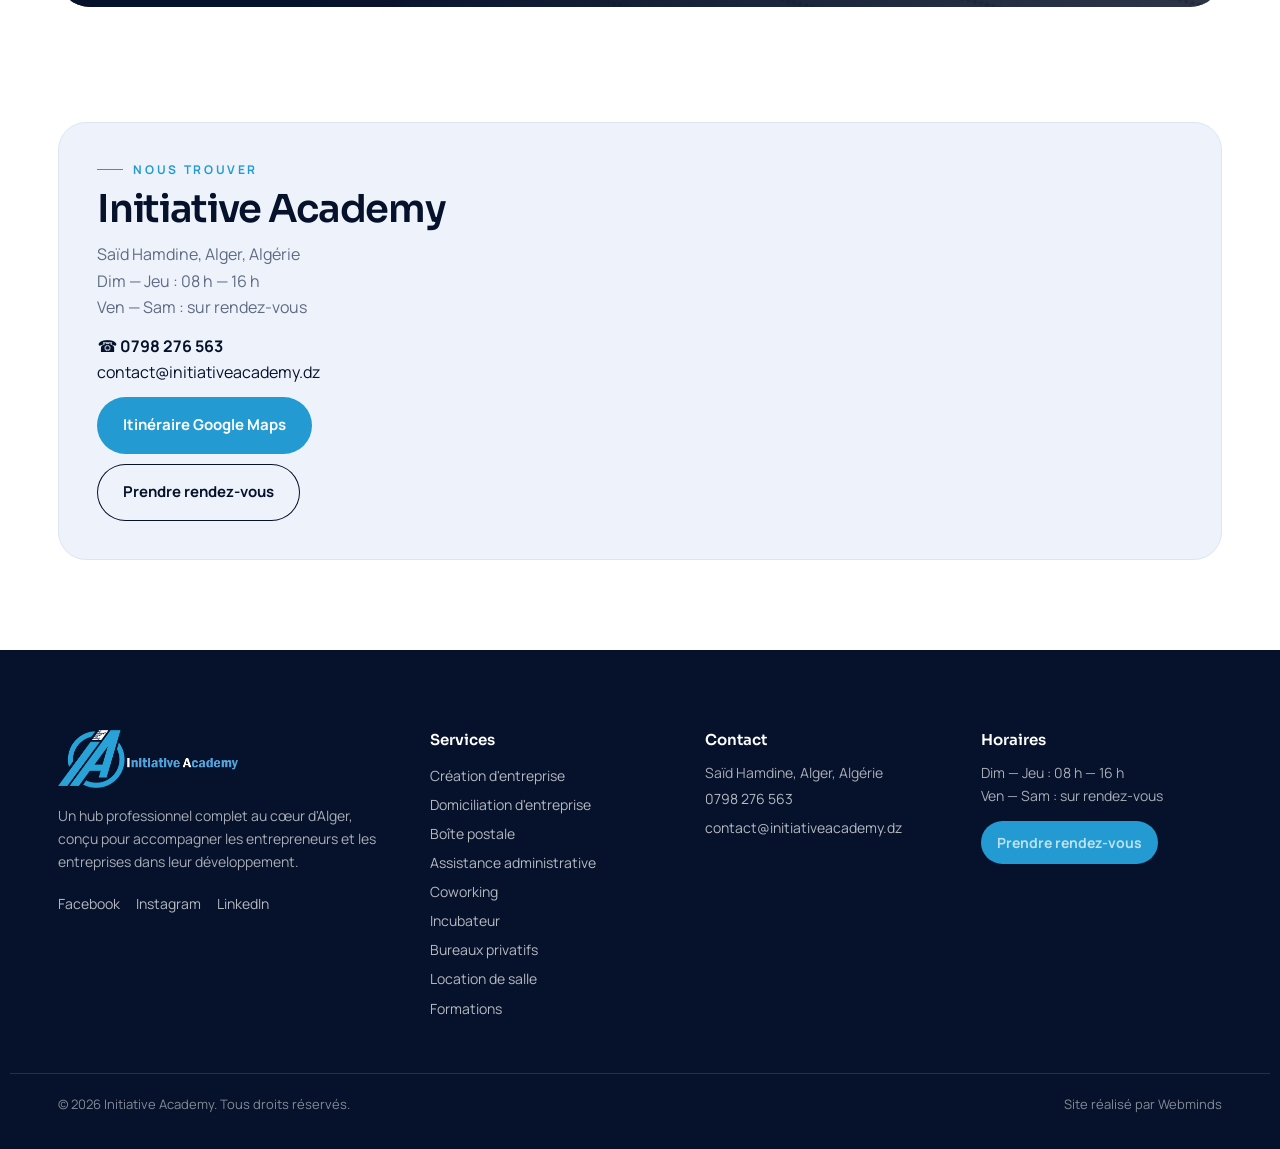
<file: formations.html>
<!DOCTYPE html><html lang="fr"><head>
<meta charset="utf-8"><meta name="viewport" content="width=device-width, initial-scale=1, viewport-fit=cover"><meta name="theme-color" content="#06122b">
<link rel="stylesheet" href="style.css?v=1015">
<title>Nos formations — Initiative Academy</title></head><body>
<div id="hdr"></div><main>
<section class="page-h"><svg class="mark" viewBox="0 0 200 200" aria-hidden="true"><path d="M100 8 188 192h-40L100 88 52 192H12z" fill="#fff"/><path d="M60 140h96l-14 22H46z" fill="#5b9bff"/></svg><div class="wrap" style="position:relative;z-index:2"><span class="kick" style="color:#5b9bff">Formations professionnelles</span><h1 style="margin-top:16px">Nos <b>formations</b>.</h1><p class="lead">Programmes certifiants, formateurs experts de leur domaine, présentiel et distanciel, en petits groupes pour un suivi optimal.</p></div></section>
<section><div class="wrap"><div class="filters" id="fl"></div><div class="fgrid" id="grid"></div>
 <div class="mawa rv"><div><b>MAWAHUB</b><p>Découvrez aussi MAWAHUB, le programme d'Initiative Academy dédié aux talents.</p></div><a class="btn o" href="rendez-vous.html?s=formations">En savoir plus →</a></div>
</div></section>
<section style="padding-top:0"><div class="wrap"><div class="cband rv"><img class="bgi" alt="" id="cbg"><span class="kick" style="color:#5b9bff">Visite</span><h2 style="margin-top:14px">Prêt à rejoindre<br><em style="color:#5b9bff">Initiative Academy</em> ?</h2><p class="lead">Prenez rendez-vous pour visiter nos espaces et découvrir l'offre qui correspond à votre projet.</p><div style="display:flex;gap:12px;flex-wrap:wrap"><a class="btn b" href="rendez-vous.html">Prendre rendez-vous</a><a class="btn o" id="ctel"></a></div></div></div></section>
</main><div id="ftr"></div>
<script src="data.js"></script><script src="core.js?v=1015"></script>
<script>
const fl=document.getElementById('fl');let cat='all';
fl.innerHTML='<button type="button" class="on" data-c="all">Toutes ('+F.length+')</button>'+Object.keys(CAT).map(c=>'<button type="button" data-c="'+c+'">'+CAT[c][0]+'</button>').join('');
document.getElementById('grid').innerHTML=F.map(f=>'<a class="fc rv" data-c="'+f[2]+'" href="formation.html?f='+f[0]+'" style="--c:'+CAT[f[2]][1]+'"><span class="tg">'+CAT[f[2]][0]+'</span><h3>'+f[1]+'</h3><p>'+f[3]+'</p><div class="meta"><span>'+(FD[f[0]]?FD[f[0]].duree.split(' (')[0].split(' +')[0]:'Groupe de 15 max.')+'</span><span>Découvrir →</span></div></a>').join('');
fl.onclick=e=>{const b=e.target.closest('button');if(!b)return;fl.querySelectorAll('button').forEach(x=>x.classList.toggle('on',x===b));document.querySelectorAll('.fc').forEach(c=>c.classList.toggle('hide',b.dataset.c!=='all'&&c.dataset.c!==b.dataset.c))};
document.getElementById('cbg').src=PH.hall2;const ct=document.getElementById('ctel');ct.href='tel:'+CO.telh;ct.textContent='☎ '+CO.tel; reveal();
</script><script src="i18n.js"></script></body></html>
</file>
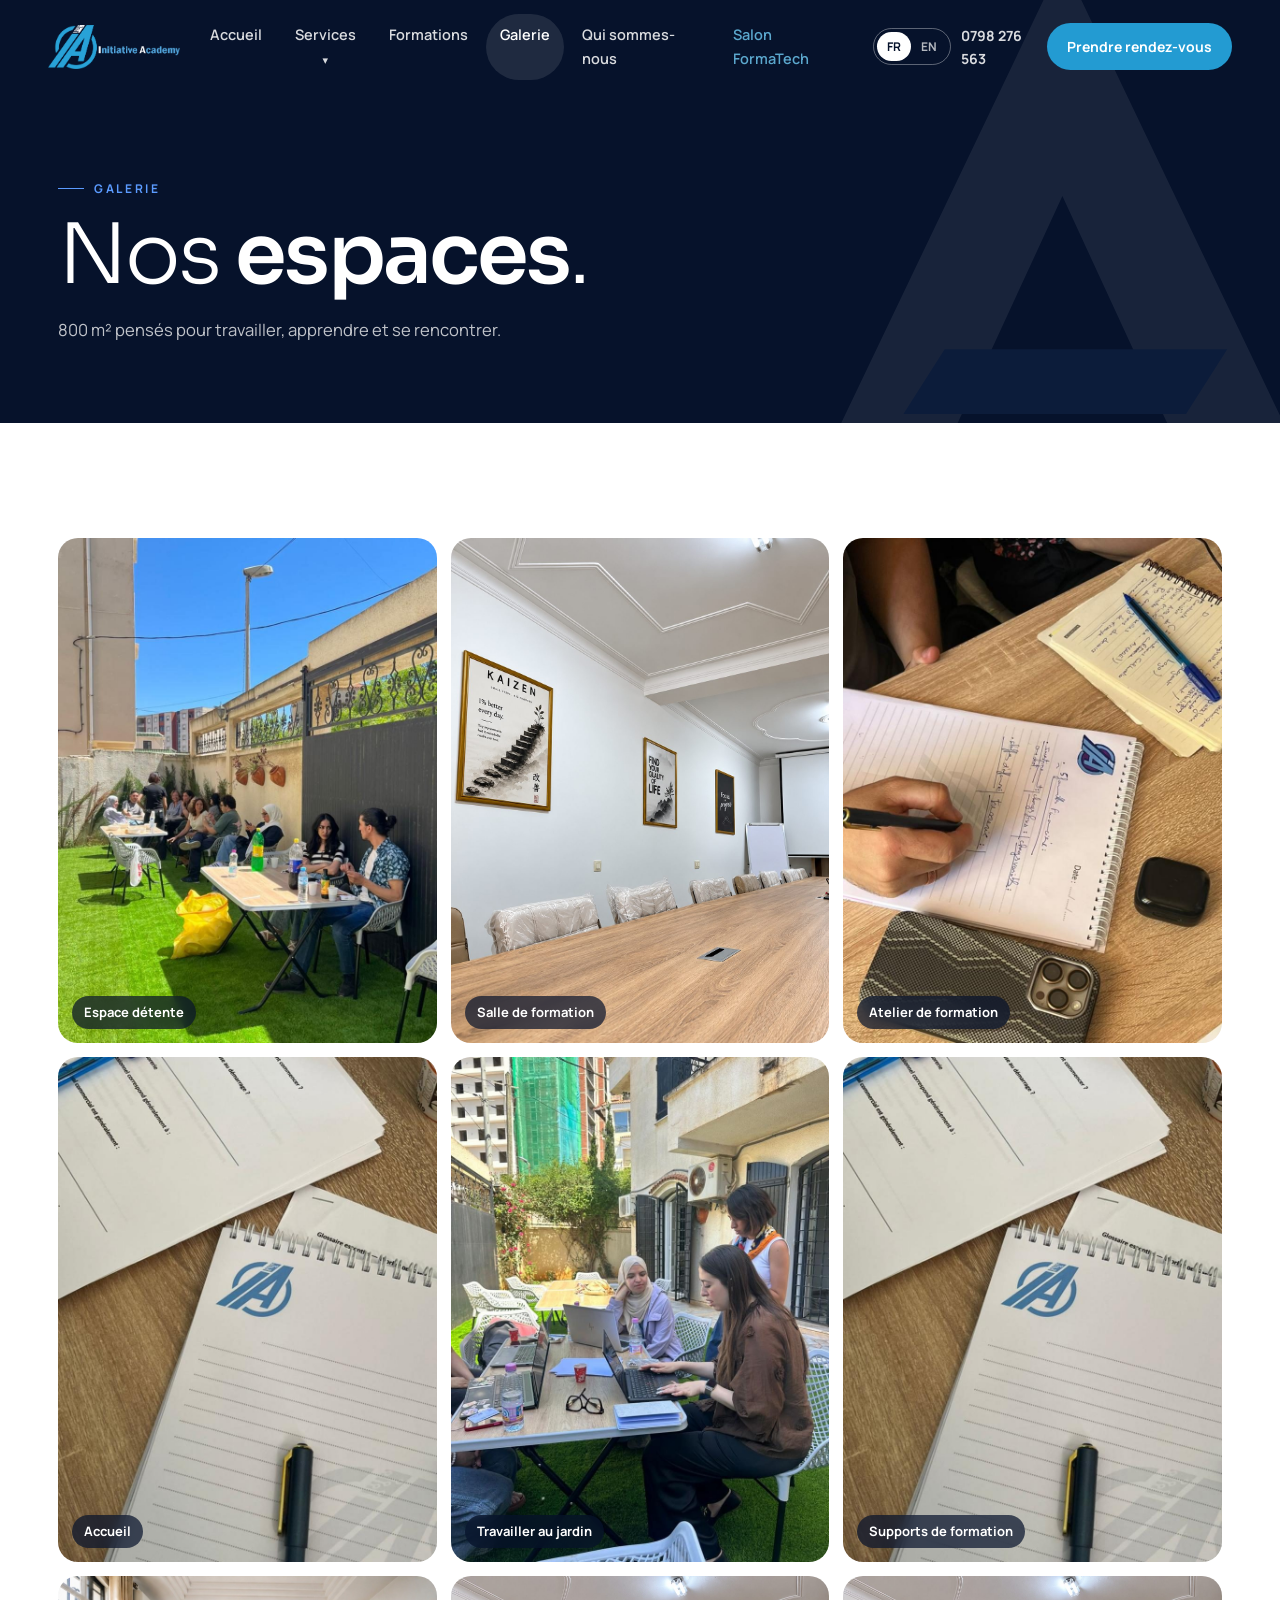
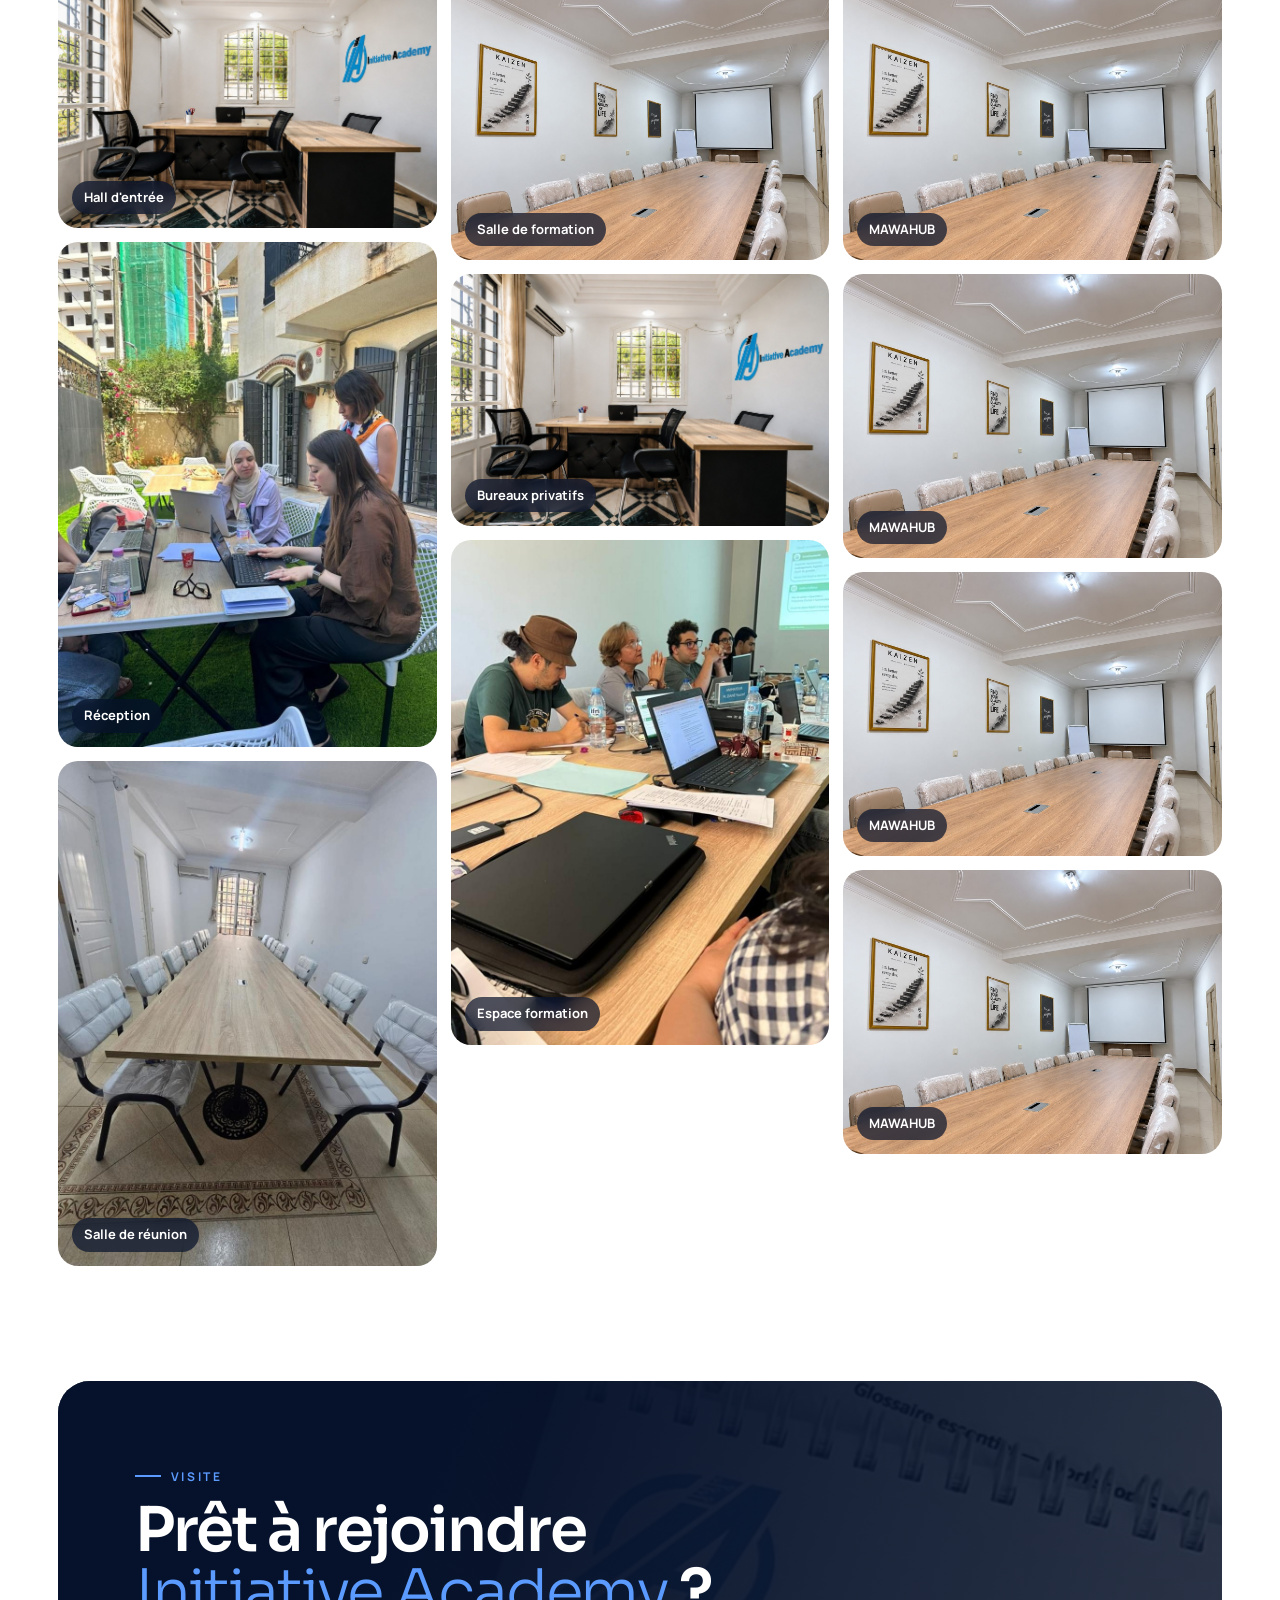
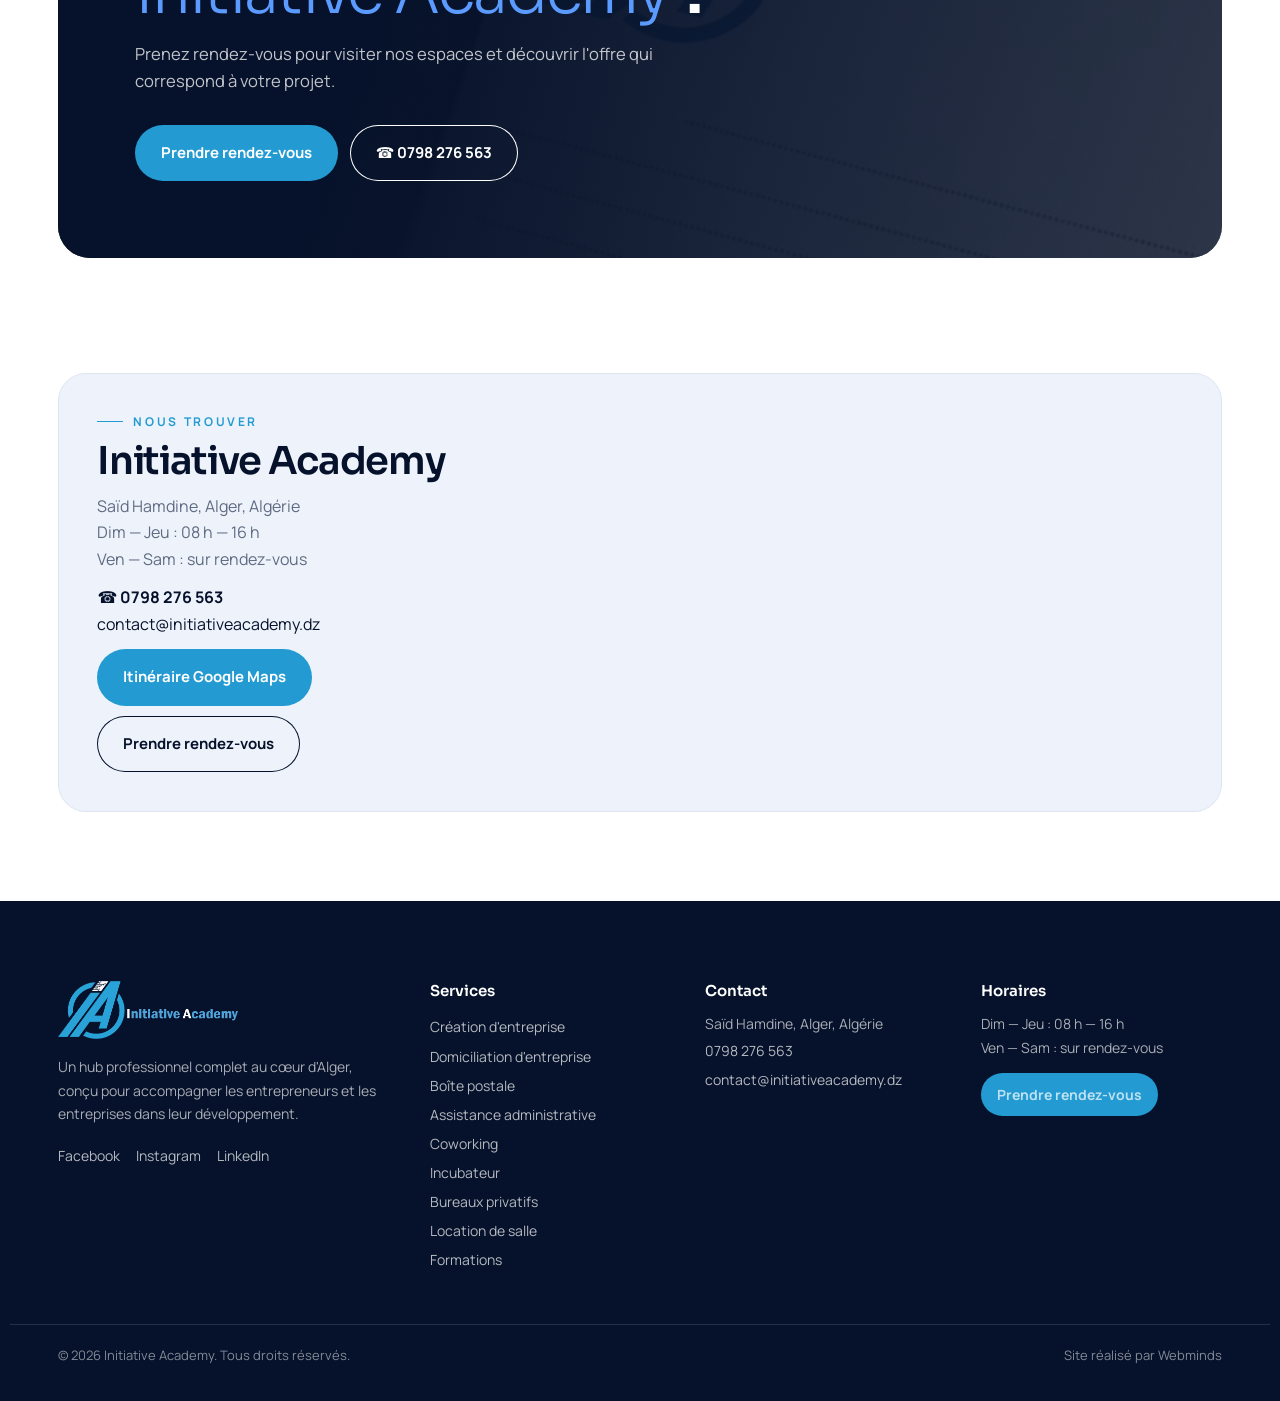
<file: galerie.html>
<!DOCTYPE html><html lang="fr"><head>
<meta charset="utf-8"><meta name="viewport" content="width=device-width, initial-scale=1, viewport-fit=cover"><meta name="theme-color" content="#06122b">
<link rel="stylesheet" href="style.css?v=1015">
<title>Galerie — Initiative Academy</title></head><body>
<div id="hdr"></div><main>
<section class="page-h"><svg class="mark" viewBox="0 0 200 200" aria-hidden="true"><path d="M100 8 188 192h-40L100 88 52 192H12z" fill="#fff"/><path d="M60 140h96l-14 22H46z" fill="#5b9bff"/></svg><div class="wrap" style="position:relative;z-index:2"><span class="kick" style="color:#5b9bff">Galerie</span><h1 style="margin-top:16px">Nos <b>espaces</b>.</h1><p class="lead">800 m² pensés pour travailler, apprendre et se rencontrer.</p></div></section>
<section><div class="wrap"><div class="gal" id="gal"></div></div></section>
<section style="padding-top:0"><div class="wrap"><div class="cband rv"><img class="bgi" alt="" id="cbg"><span class="kick" style="color:#5b9bff">Visite</span><h2 style="margin-top:14px">Prêt à rejoindre<br><em style="color:#5b9bff">Initiative Academy</em> ?</h2><p class="lead">Prenez rendez-vous pour visiter nos espaces et découvrir l'offre qui correspond à votre projet.</p><div style="display:flex;gap:12px;flex-wrap:wrap"><a class="btn b" href="rendez-vous.html">Prendre rendez-vous</a><a class="btn o" id="ctel"></a></div></div></div></section>
</main><div class="lb" id="lb"><button type="button" aria-label="Fermer">✕</button><img alt=""></div><div id="ftr"></div>
<script src="data.js"></script><script src="core.js?v=1015"></script>
<script>
const G=[[PH.jardin2,'Espace détente'],[PH.hall2,'Accueil'],[PH.hall,'Hall d\'entrée'],[PH.reception2,'Réception'],[PH.salle2,'Salle de réunion'],[PH.interior,'Salle de formation'],[PH.jardin,'Travailler au jardin'],[PH.form2,'Salle de formation'],[PH.bureaux,'Bureaux privatifs'],[PH.form1,'Espace formation'],[PH.notes,'Atelier de formation'],[PH.carnet,'Supports de formation'],[PH.mw1,'MAWAHUB'],[PH.mw2,'MAWAHUB'],[PH.mw3,'MAWAHUB'],[PH.mw4,'MAWAHUB']];
document.getElementById('gal').innerHTML=G.map(g=>'<a href="'+g[0]+'" class="rv"><img src="'+g[0]+'" alt="'+g[1]+'" loading="lazy"><span>'+g[1]+'</span></a>').join('');
const lb=document.getElementById('lb');document.getElementById('gal').onclick=e=>{const a=e.target.closest('a');if(!a)return;e.preventDefault();lb.querySelector('img').src=a.href;lb.classList.add('open')};lb.onclick=()=>lb.classList.remove('open');
document.getElementById('cbg').src=PH.hall2;const ct=document.getElementById('ctel');ct.href='tel:'+CO.telh;ct.textContent='☎ '+CO.tel; reveal();
</script><script src="i18n.js"></script></body></html>
</file>
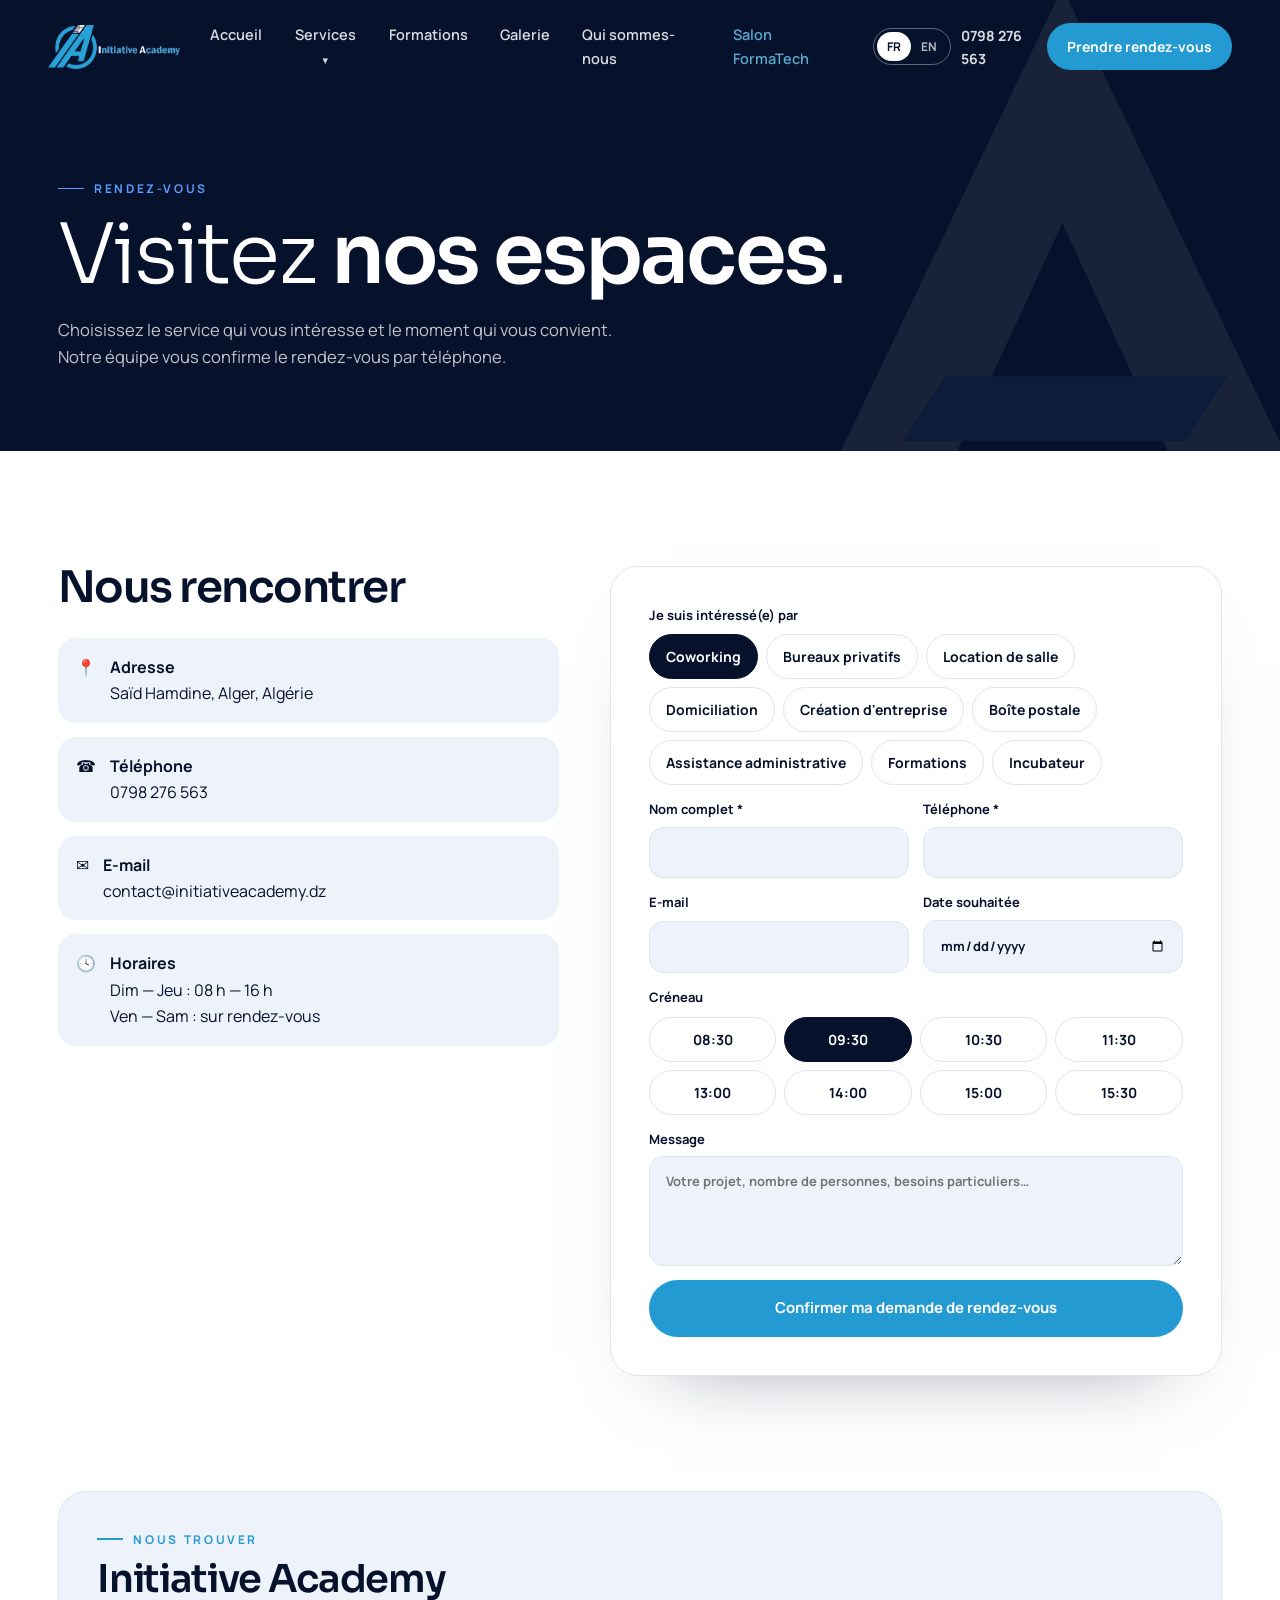
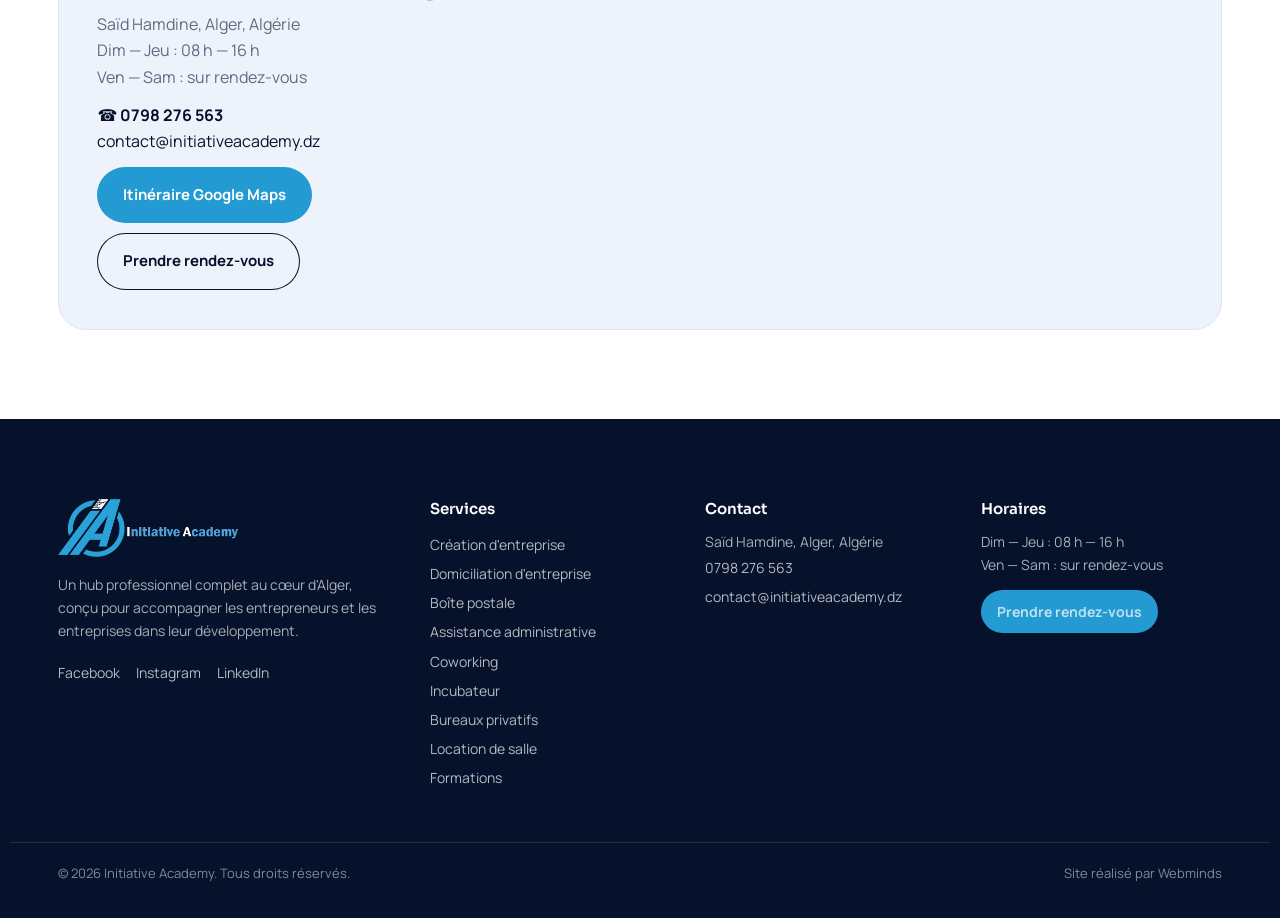
<file: rendez-vous.html>
<!DOCTYPE html><html lang="fr"><head>
<meta charset="utf-8"><meta name="viewport" content="width=device-width, initial-scale=1, viewport-fit=cover"><meta name="theme-color" content="#06122b">
<link rel="stylesheet" href="style.css?v=1015">
<title>Prendre rendez-vous — Initiative Academy</title></head><body>
<div id="hdr"></div><main>
<section class="page-h"><svg class="mark" viewBox="0 0 200 200" aria-hidden="true"><path d="M100 8 188 192h-40L100 88 52 192H12z" fill="#fff"/><path d="M60 140h96l-14 22H46z" fill="#5b9bff"/></svg><div class="wrap" style="position:relative;z-index:2"><span class="kick" style="color:#5b9bff">Rendez-vous</span><h1 style="margin-top:16px">Visitez <b>nos espaces</b>.</h1><p class="lead">Choisissez le service qui vous intéresse et le moment qui vous convient. Notre équipe vous confirme le rendez-vous par téléphone.</p></div></section>
<section><div class="wrap rdv">
 <div class="rv"><h2 style="font-size:clamp(30px,3.4vw,44px)">Nous rencontrer</h2>
  <div class="info"><div>📍<span><b>Adresse</b>Saïd Hamdine, Alger, Algérie</span></div><div>☎<span><b>Téléphone</b><a id="t1"></a></span></div><div>✉<span><b>E-mail</b><a id="m1"></a></span></div><div>🕓<span><b>Horaires</b>Dim — Jeu : 08 h — 16 h<br>Ven — Sam : sur rendez-vous</span></div></div></div>
 <form class="f rv" id="rf">
  <div class="full"><label style="margin-bottom:8px">Je suis intéressé(e) par</label><div class="opts" id="svo"></div></div>
  <label>Nom complet *<input required autocomplete="name"></label><label>Téléphone *<input type="tel" required autocomplete="tel"></label>
  <label>E-mail<input type="email"></label><label>Date souhaitée<input type="date" id="dt" required></label>
  <div class="full"><label style="margin-bottom:8px">Créneau</label><div class="opts slots" id="sl"></div></div>
  <label class="full">Message<textarea placeholder="Votre projet, nombre de personnes, besoins particuliers…"></textarea></label>
  <button class="btn b" type="submit">Confirmer ma demande de rendez-vous</button></form>
</div></section>
</main><div id="ftr"></div>
<script src="data.js"></script><script src="core.js?v=1015"></script>
<script>
const pre=new URLSearchParams(location.search).get('s')||'coworking';
const OPT=[['coworking','Coworking'],['bureaux','Bureaux privatifs'],['salles','Location de salle'],['domiciliation','Domiciliation'],['creation','Création d\'entreprise'],['boite','Boîte postale'],['assistance','Assistance administrative'],['formations','Formations'],['incubateur','Incubateur']];document.getElementById('svo').innerHTML=OPT.map(s=>'<label><input type="radio" name="sv" value="'+s[0]+'"'+(s[0]===pre?' checked':'')+'><span>'+s[1]+'</span></label>').join('');
document.getElementById('sl').innerHTML=['08:30','09:30','10:30','11:30','13:00','14:00','15:00','15:30'].map((h,i)=>'<label><input type="radio" name="sl" value="'+h+'"'+(i===1?' checked':'')+'><span>'+h+'</span></label>').join('');
const d=new Date();d.setDate(d.getDate()+1);document.getElementById('dt').min=d.toISOString().slice(0,10);
const t1=document.getElementById('t1');t1.href='tel:'+CO.telh;t1.textContent=CO.tel;const m1=document.getElementById('m1');m1.href='mailto:'+CO.mail;m1.textContent=CO.mail;
document.getElementById('rf').onsubmit=e=>{e.preventDefault();okForm(e.target,'Demande envoyée ! Nous vous rappelons.','Demande de rendez-vous')};reveal();
</script><script src="i18n.js"></script></body></html>
</file>
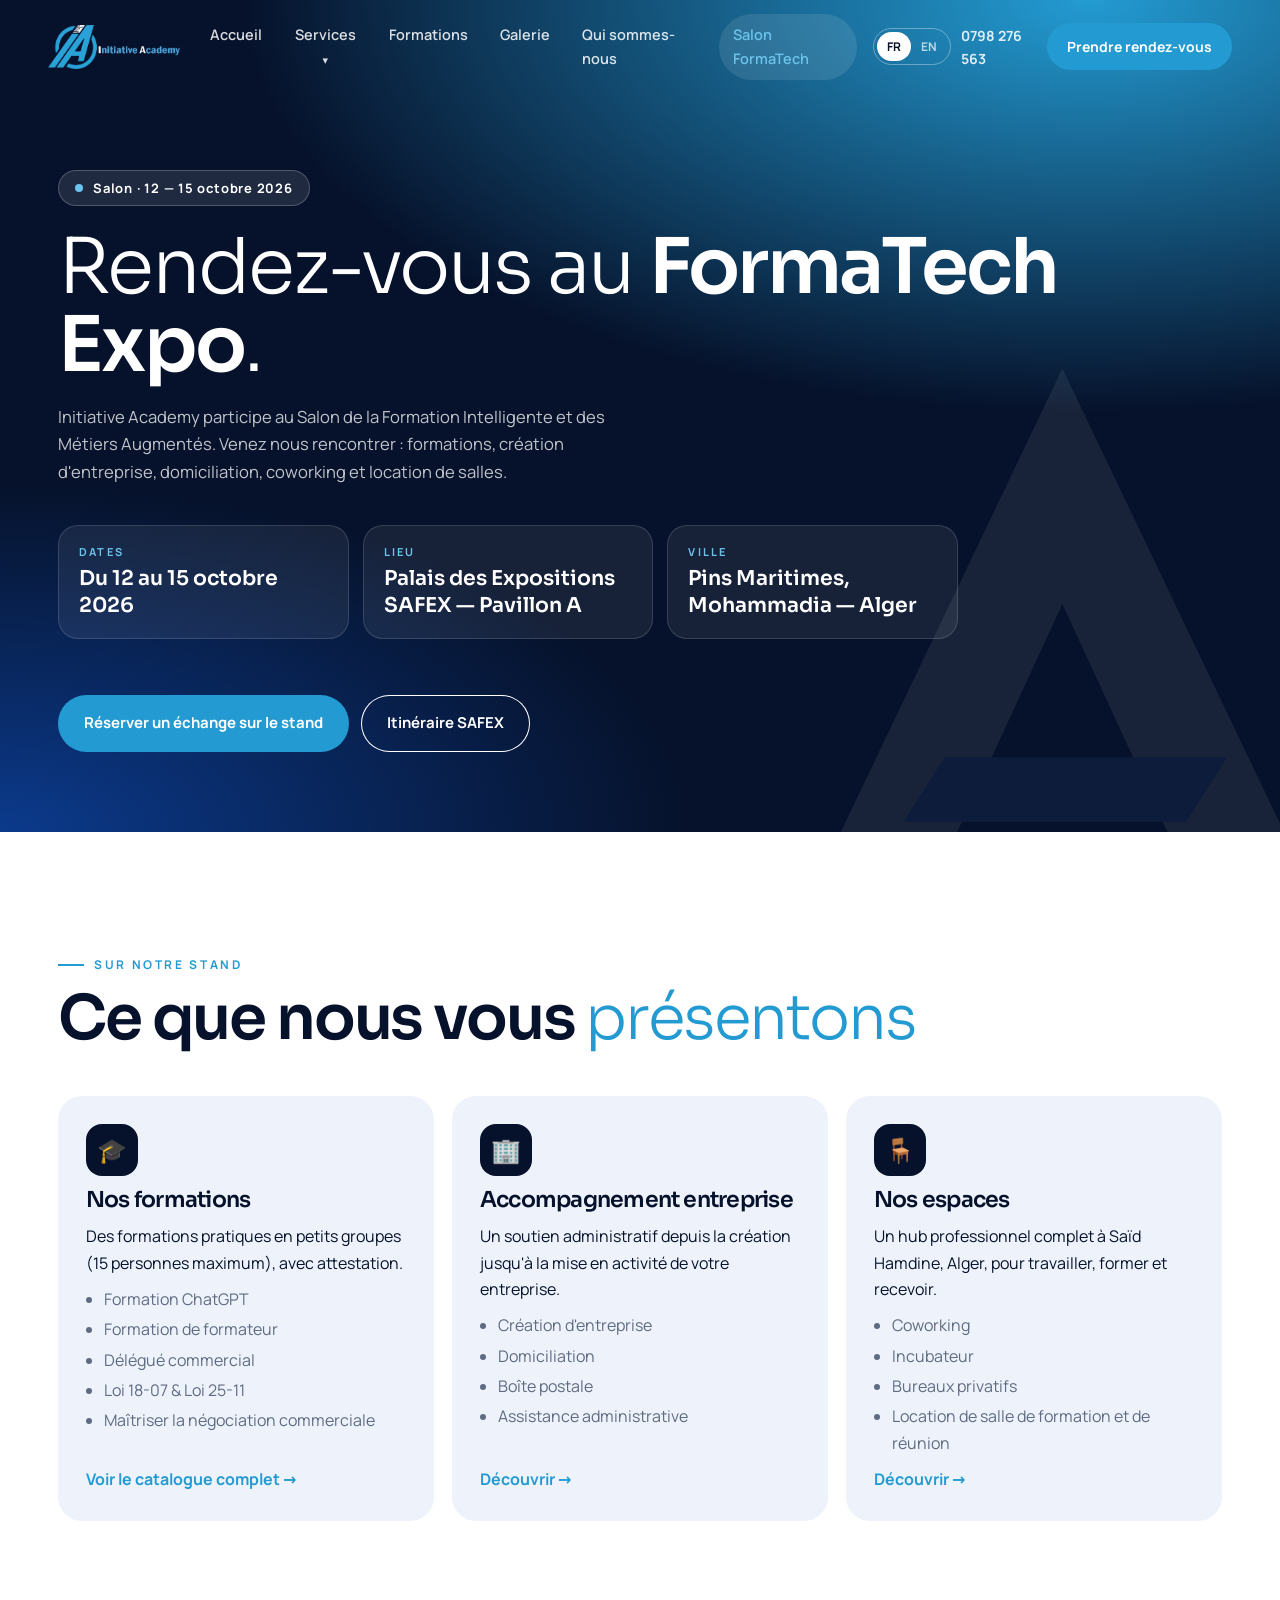
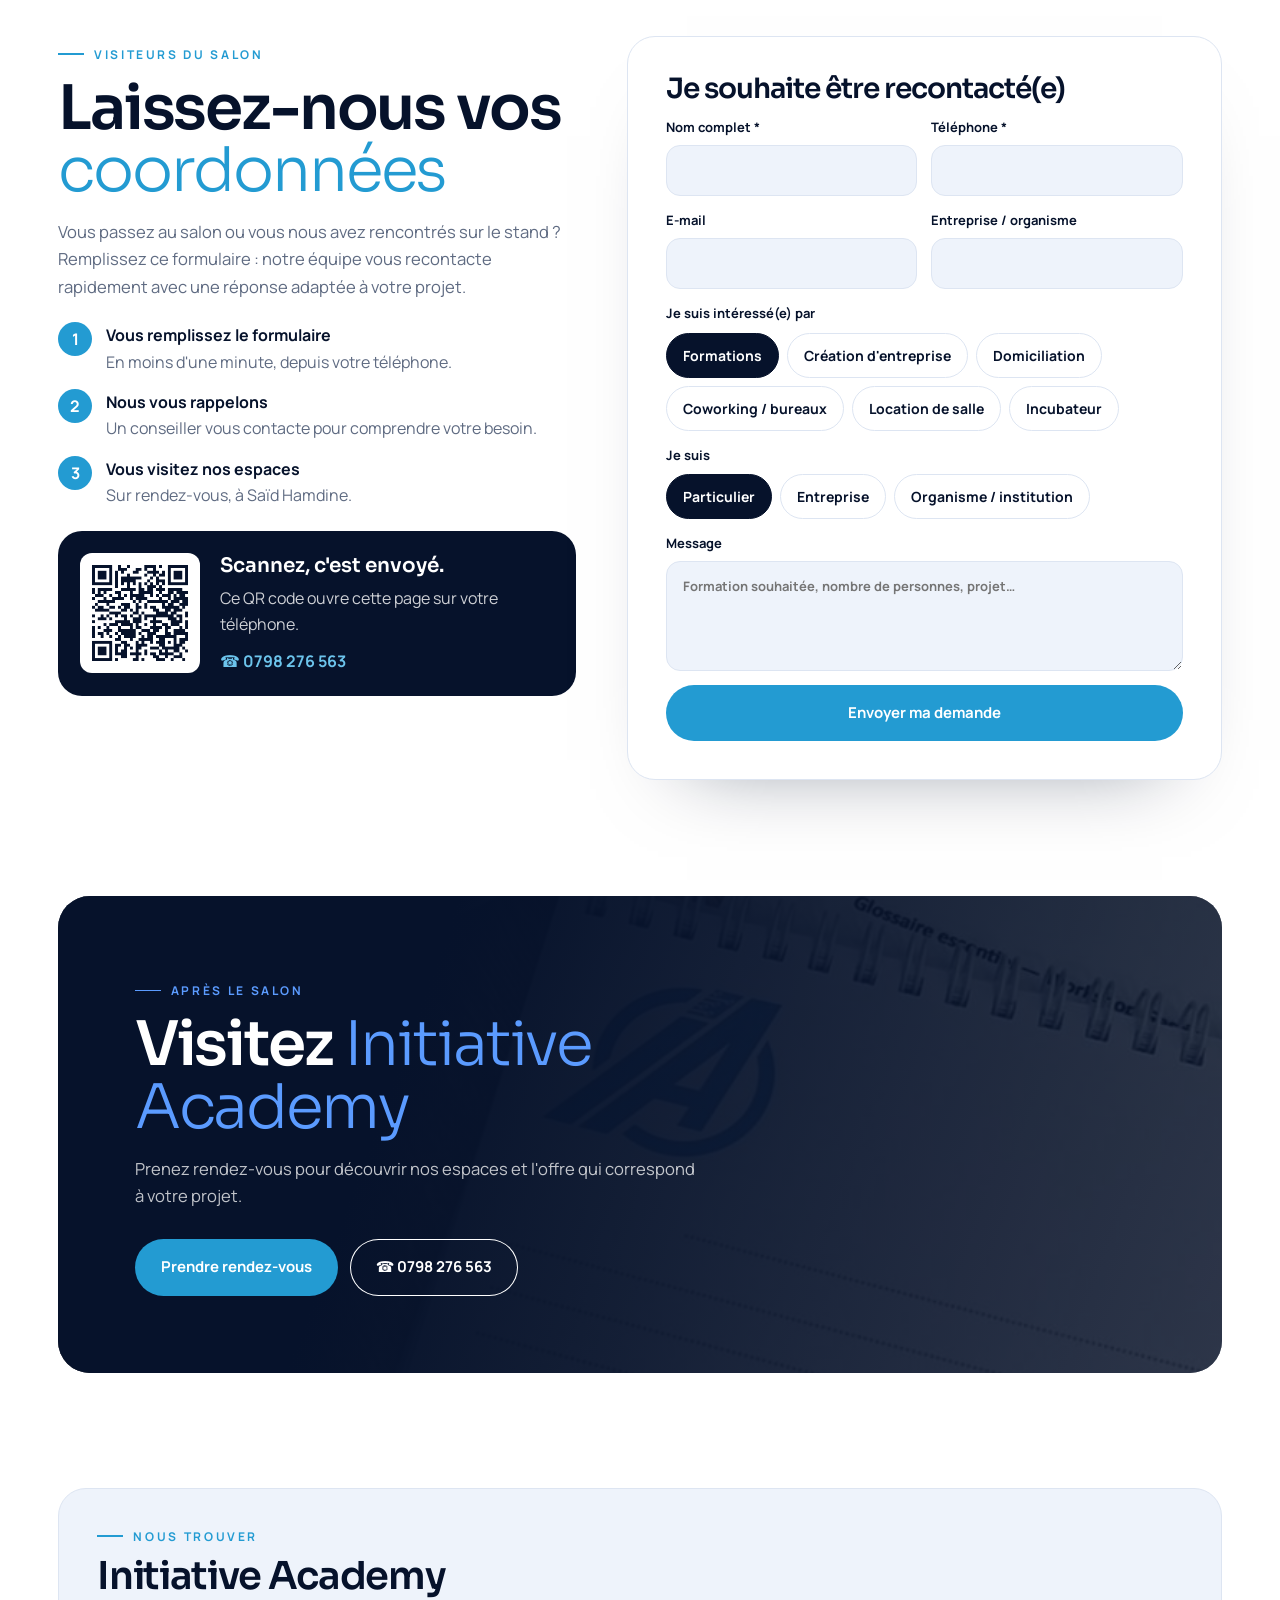
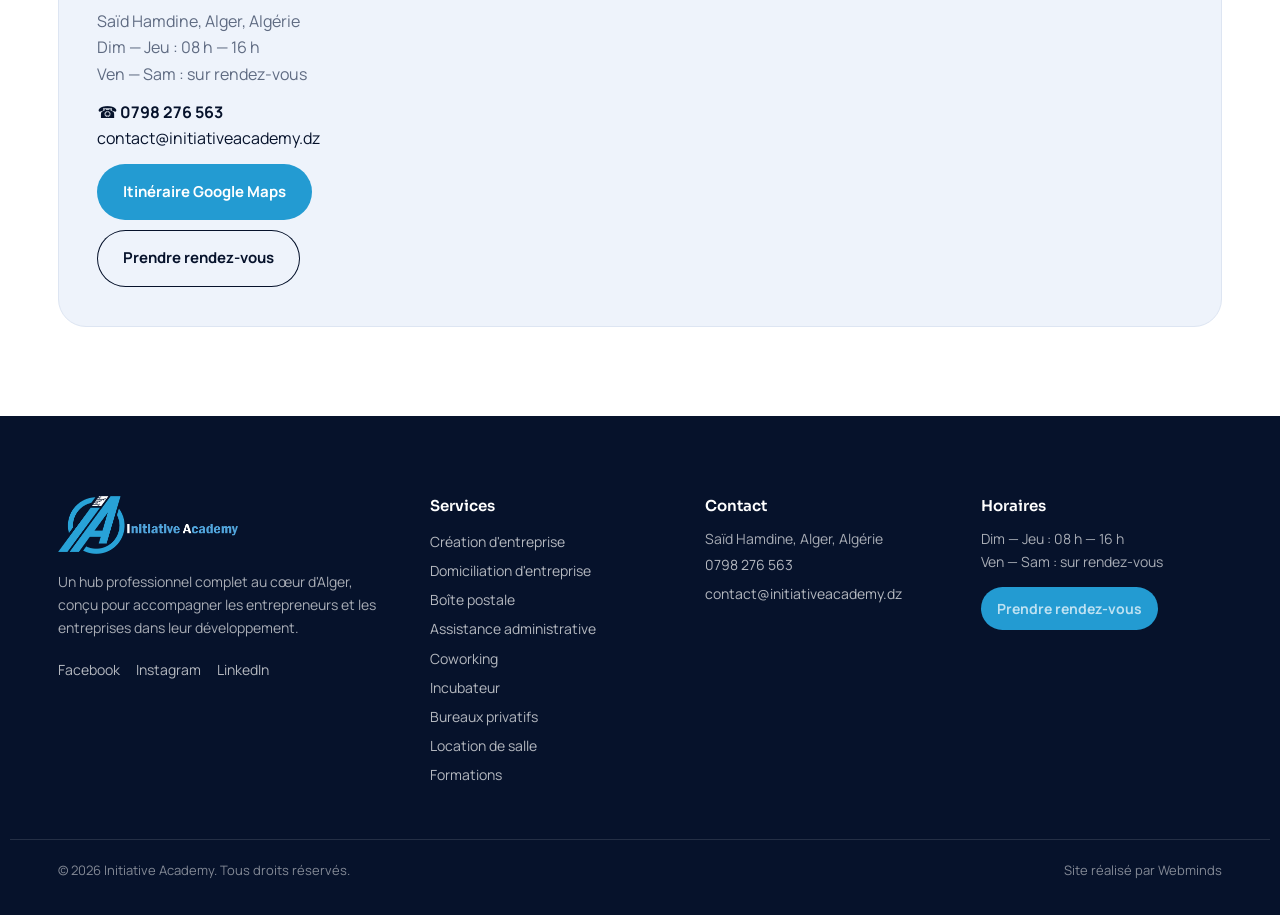
<file: salon.html>
<!DOCTYPE html><html lang="fr"><head>
<meta charset="utf-8"><meta name="viewport" content="width=device-width, initial-scale=1, viewport-fit=cover"><meta name="theme-color" content="#06122b">
<meta name="description" content="Initiative Academy au FormaTech Expo, Salon de la Formation Intelligente et des Métiers Augmentés — du 12 au 15 octobre 2026, SAFEX Pavillon A, Alger.">
<meta property="og:title" content="Initiative Academy au FormaTech Expo · 12–15 octobre 2026"><meta property="og:description" content="Retrouvez-nous au Palais des Expositions SAFEX, Pavillon A, Alger : formations, création d'entreprise, domiciliation, coworking."><meta property="og:image" content="https://www.initiativeacademy.dz/img/logo-color.png">
<link rel="stylesheet" href="style.css?v=1015">
<title>FormaTech Expo 2026 — Initiative Academy</title>
<style>
.sx-h{background:radial-gradient(120% 90% at 85% 0%,#239bd2 0%,rgba(35,155,210,0) 55%),radial-gradient(90% 70% at 0% 100%,#0b3a8c 0%,rgba(11,58,140,0) 60%),var(--n)}
.sx-h h1{font-size:clamp(40px,6vw,88px)}
.sx-badge{display:inline-flex;align-items:center;gap:10px;background:rgba(255,255,255,.1);border:1px solid rgba(255,255,255,.22);border-radius:999px;padding:8px 16px;font:700 13px MR;letter-spacing:.06em}
.sx-badge i{width:8px;height:8px;border-radius:50%;background:#6cc4ec;box-shadow:0 0 0 0 rgba(108,196,236,.8);animation:sxp 1.8s infinite}
@keyframes sxp{70%{box-shadow:0 0 0 12px rgba(108,196,236,0)}100%{box-shadow:0 0 0 0 rgba(108,196,236,0)}}
.sx-facts{display:grid;grid-template-columns:repeat(3,1fr);gap:14px;margin-top:40px;max-width:900px}
.sx-facts div{background:rgba(255,255,255,.07);border:1px solid rgba(255,255,255,.14);border-radius:20px;padding:18px 20px}
.sx-facts small{display:block;font:700 11px MR;letter-spacing:.2em;text-transform:uppercase;color:#6cc4ec;margin-bottom:6px}
.sx-facts b{font:600 clamp(17px,1.6vw,21px) Sora,sans-serif;line-height:1.3}
.sx-cd{display:flex;gap:10px;margin-top:26px;flex-wrap:wrap}
.sx-cd div{min-width:78px;text-align:center;background:#fff;color:var(--n);border-radius:16px;padding:12px 10px}
.sx-cd b{display:block;font:600 30px Sora,sans-serif;line-height:1}.sx-cd span{font-size:12px;font-weight:700;color:var(--mut)}
.sx-g{display:grid;grid-template-columns:repeat(3,1fr);gap:18px}
.sx-c{background:var(--ice);border-radius:24px;padding:28px;display:flex;flex-direction:column;gap:10px}
.sx-c .ic{width:52px;height:52px;border-radius:16px;background:var(--n);color:#6cc4ec;display:grid;place-items:center;font-size:24px}
.sx-c h3{font:600 22px Sora,sans-serif}.sx-c ul{padding-left:18px;color:var(--mut);display:grid;gap:4px}
.sx-c a{margin-top:auto;font-weight:700;color:var(--b)}
.sx-split{display:grid;grid-template-columns:1fr 1.15fr;gap:clamp(24px,4vw,60px);align-items:start}
.sx-qr{display:flex;gap:20px;align-items:center;background:var(--n);color:#fff;border-radius:24px;padding:22px;margin-top:22px}
.sx-qr img{width:120px;height:120px;border-radius:12px;background:#fff;padding:6px;flex:none}
.sx-steps{counter-reset:s;display:grid;gap:14px;margin-top:22px}
.sx-steps div{counter-increment:s;display:flex;gap:14px;align-items:flex-start}
.sx-steps div:before{content:counter(s);flex:none;width:34px;height:34px;border-radius:50%;background:var(--b);color:#fff;display:grid;place-items:center;font-weight:800}
.f .opts{margin-top:2px}
@media (max-width:900px){.sx-g,.sx-split{grid-template-columns:1fr}.sx-facts{grid-template-columns:1fr}}
</style></head><body>
<div id="hdr"></div><main>
<section class="page-h sx-h"><svg class="mark" viewBox="0 0 200 200" aria-hidden="true"><path d="M100 8 188 192h-40L100 88 52 192H12z" fill="#fff"/><path d="M60 140h96l-14 22H46z" fill="#5b9bff"/></svg><div class="wrap" style="position:relative;z-index:2">
 <span class="sx-badge"><i></i>Salon · 12 — 15 octobre 2026</span>
 <h1 style="margin-top:22px">Rendez-vous au <b>FormaTech Expo</b>.</h1>
 <p class="lead">Initiative Academy participe au Salon de la Formation Intelligente et des Métiers Augmentés. Venez nous rencontrer : formations, création d'entreprise, domiciliation, coworking et location de salles.</p>
 <div class="sx-facts">
  <div><small>Dates</small><b>Du 12 au 15 octobre 2026</b></div>
  <div><small>Lieu</small><b>Palais des Expositions SAFEX — Pavillon A</b></div>
  <div><small>Ville</small><b>Pins Maritimes, Mohammadia — Alger</b></div>
 </div>
 <div class="sx-cd" id="cd"></div>
 <div style="display:flex;gap:12px;flex-wrap:wrap;margin-top:30px"><a class="btn b" href="#rdv">Réserver un échange sur le stand</a><a class="btn o" target="_blank" rel="noopener" href="https://www.google.com/maps/search/?api=1&query=Palais%20des%20Expositions%20SAFEX%20Pins%20Maritimes%20Alger">Itinéraire SAFEX</a></div>
</div></section>

<section><div class="wrap">
 <div class="shead rv"><div><span class="kick">Sur notre stand</span><h2 style="margin-top:14px">Ce que nous vous <em>présentons</em></h2></div></div>
 <div class="sx-g">
  <div class="sx-c rv"><div class="ic">🎓</div><h3>Nos formations</h3><p>Des formations pratiques en petits groupes (15 personnes maximum), avec attestation.</p><ul id="fl"></ul><a href="formations.html">Voir le catalogue complet →</a></div>
  <div class="sx-c rv"><div class="ic">🏢</div><h3>Accompagnement entreprise</h3><p>Un soutien administratif depuis la création jusqu'à la mise en activité de votre entreprise.</p><ul><li>Création d'entreprise</li><li>Domiciliation</li><li>Boîte postale</li><li>Assistance administrative</li></ul><a href="service.html?s=creation">Découvrir →</a></div>
  <div class="sx-c rv"><div class="ic">🪑</div><h3>Nos espaces</h3><p>Un hub professionnel complet à Saïd Hamdine, Alger, pour travailler, former et recevoir.</p><ul><li>Coworking</li><li>Incubateur</li><li>Bureaux privatifs</li><li>Location de salle de formation et de réunion</li></ul><a href="service.html?s=coworking">Découvrir →</a></div>
 </div>
</div></section>

<section id="rdv" style="padding-top:0"><div class="wrap sx-split">
 <div class="rv">
  <span class="kick">Visiteurs du salon</span><h2 style="margin-top:14px">Laissez-nous vos <em>coordonnées</em></h2>
  <p class="lead" style="margin-top:16px">Vous passez au salon ou vous nous avez rencontrés sur le stand ? Remplissez ce formulaire : notre équipe vous recontacte rapidement avec une réponse adaptée à votre projet.</p>
  <div class="sx-steps"><div><span><b>Vous remplissez le formulaire</b><br><span style="color:var(--mut)">En moins d'une minute, depuis votre téléphone.</span></span></div><div><span><b>Nous vous rappelons</b><br><span style="color:var(--mut)">Un conseiller vous contacte pour comprendre votre besoin.</span></span></div><div><span><b>Vous visitez nos espaces</b><br><span style="color:var(--mut)">Sur rendez-vous, à Saïd Hamdine.</span></span></div></div>
  <div class="sx-qr"><img src="img/qr-salon.png" alt="QR code vers cette page"><div><b style="font:600 20px Sora,sans-serif">Scannez, c'est envoyé.</b><p style="opacity:.8;margin-top:6px">Ce QR code ouvre cette page sur votre téléphone.</p><p style="margin-top:10px"><a id="stel" style="font-weight:700;color:#6cc4ec"></a></p></div></div>
 </div>
 <form class="f rv" id="sf"><h2 class="full" style="font-size:28px">Je souhaite être recontacté(e)</h2>
  <label>Nom complet *<input required autocomplete="name"></label><label>Téléphone *<input type="tel" required autocomplete="tel"></label>
  <label>E-mail<input type="email" autocomplete="email"></label><label>Entreprise / organisme<input autocomplete="organization"></label>
  <div class="full"><label style="margin-bottom:8px">Je suis intéressé(e) par</label><div class="opts">
   <label><input type="checkbox" name="Intérêt" value="Formations" checked><span>Formations</span></label>
   <label><input type="checkbox" name="Intérêt" value="Création d'entreprise"><span>Création d'entreprise</span></label>
   <label><input type="checkbox" name="Intérêt" value="Domiciliation"><span>Domiciliation</span></label>
   <label><input type="checkbox" name="Intérêt" value="Coworking / bureaux"><span>Coworking / bureaux</span></label>
   <label><input type="checkbox" name="Intérêt" value="Location de salle"><span>Location de salle</span></label>
   <label><input type="checkbox" name="Intérêt" value="Incubateur"><span>Incubateur</span></label>
  </div></div>
  <div class="full"><label style="margin-bottom:8px">Je suis</label><div class="opts">
   <label><input type="radio" name="Profil" value="Particulier" checked><span>Particulier</span></label>
   <label><input type="radio" name="Profil" value="Entreprise"><span>Entreprise</span></label>
   <label><input type="radio" name="Profil" value="Organisme / institution"><span>Organisme / institution</span></label>
  </div></div>
  <label class="full">Message<textarea placeholder="Formation souhaitée, nombre de personnes, projet…"></textarea></label>
  <input type="hidden" name="Source" value="FormaTech Expo 2026">
  <button class="btn b" type="submit">Envoyer ma demande</button></form>
</div></section>

<section style="padding-top:0"><div class="wrap"><div class="cband rv"><img class="bgi" alt="" id="cbg"><span class="kick" style="color:#5b9bff">Après le salon</span><h2 style="margin-top:14px">Visitez <em style="color:#5b9bff">Initiative Academy</em></h2><p class="lead">Prenez rendez-vous pour découvrir nos espaces et l'offre qui correspond à votre projet.</p><div style="display:flex;gap:12px;flex-wrap:wrap"><a class="btn b" href="rendez-vous.html">Prendre rendez-vous</a><a class="btn o" id="ctel"></a></div></div></div></section>
</main><div id="ftr"></div>
<script src="data.js"></script><script src="core.js?v=1015"></script>
<script>
document.getElementById('cbg').src=PH.hall2;
const ct=document.getElementById('ctel');ct.href='tel:'+CO.telh;ct.textContent='☎ '+CO.tel;
const st=document.getElementById('stel');st.href='tel:'+CO.telh;st.textContent='☎ '+CO.tel;
document.getElementById('fl').innerHTML=['chatgpt','formateur','delegue','loi','negociation'].map(k=>{const f=F.find(x=>x[0]===k);return f?'<li><a style="color:inherit;font-weight:400;margin:0" href="formation.html?f='+k+'">'+f[1]+'</a></li>':''}).join('');
const cd=document.getElementById('cd'),T0=new Date('2026-10-12T09:00:00+01:00'),T1=new Date('2026-10-15T18:00:00+01:00');
function tick(){const n=new Date();if(n>=T1){cd.innerHTML='';return}if(n>=T0){cd.innerHTML='<div style="min-width:auto;padding:12px 18px"><b style="font-size:20px">Le salon est ouvert</b><span>Venez nous voir au Pavillon A</span></div>';return}
 let s=Math.floor((T0-n)/1000);const u=[[Math.floor(s/86400),'jours'],[Math.floor(s%86400/3600),'heures'],[Math.floor(s%3600/60),'min'],[s%60,'s']];cd.innerHTML=u.map(x=>'<div><b>'+String(x[0]).padStart(2,'0')+'</b><span>'+x[1]+'</span></div>').join('')}
tick();setInterval(tick,1000);
document.getElementById('sf').onsubmit=e=>{e.preventDefault();okForm(e.target,'Merci ! Nous vous recontactons.','Contact salon FormaTech Expo')};reveal();
</script><script src="i18n.js"></script></body></html>
</file>
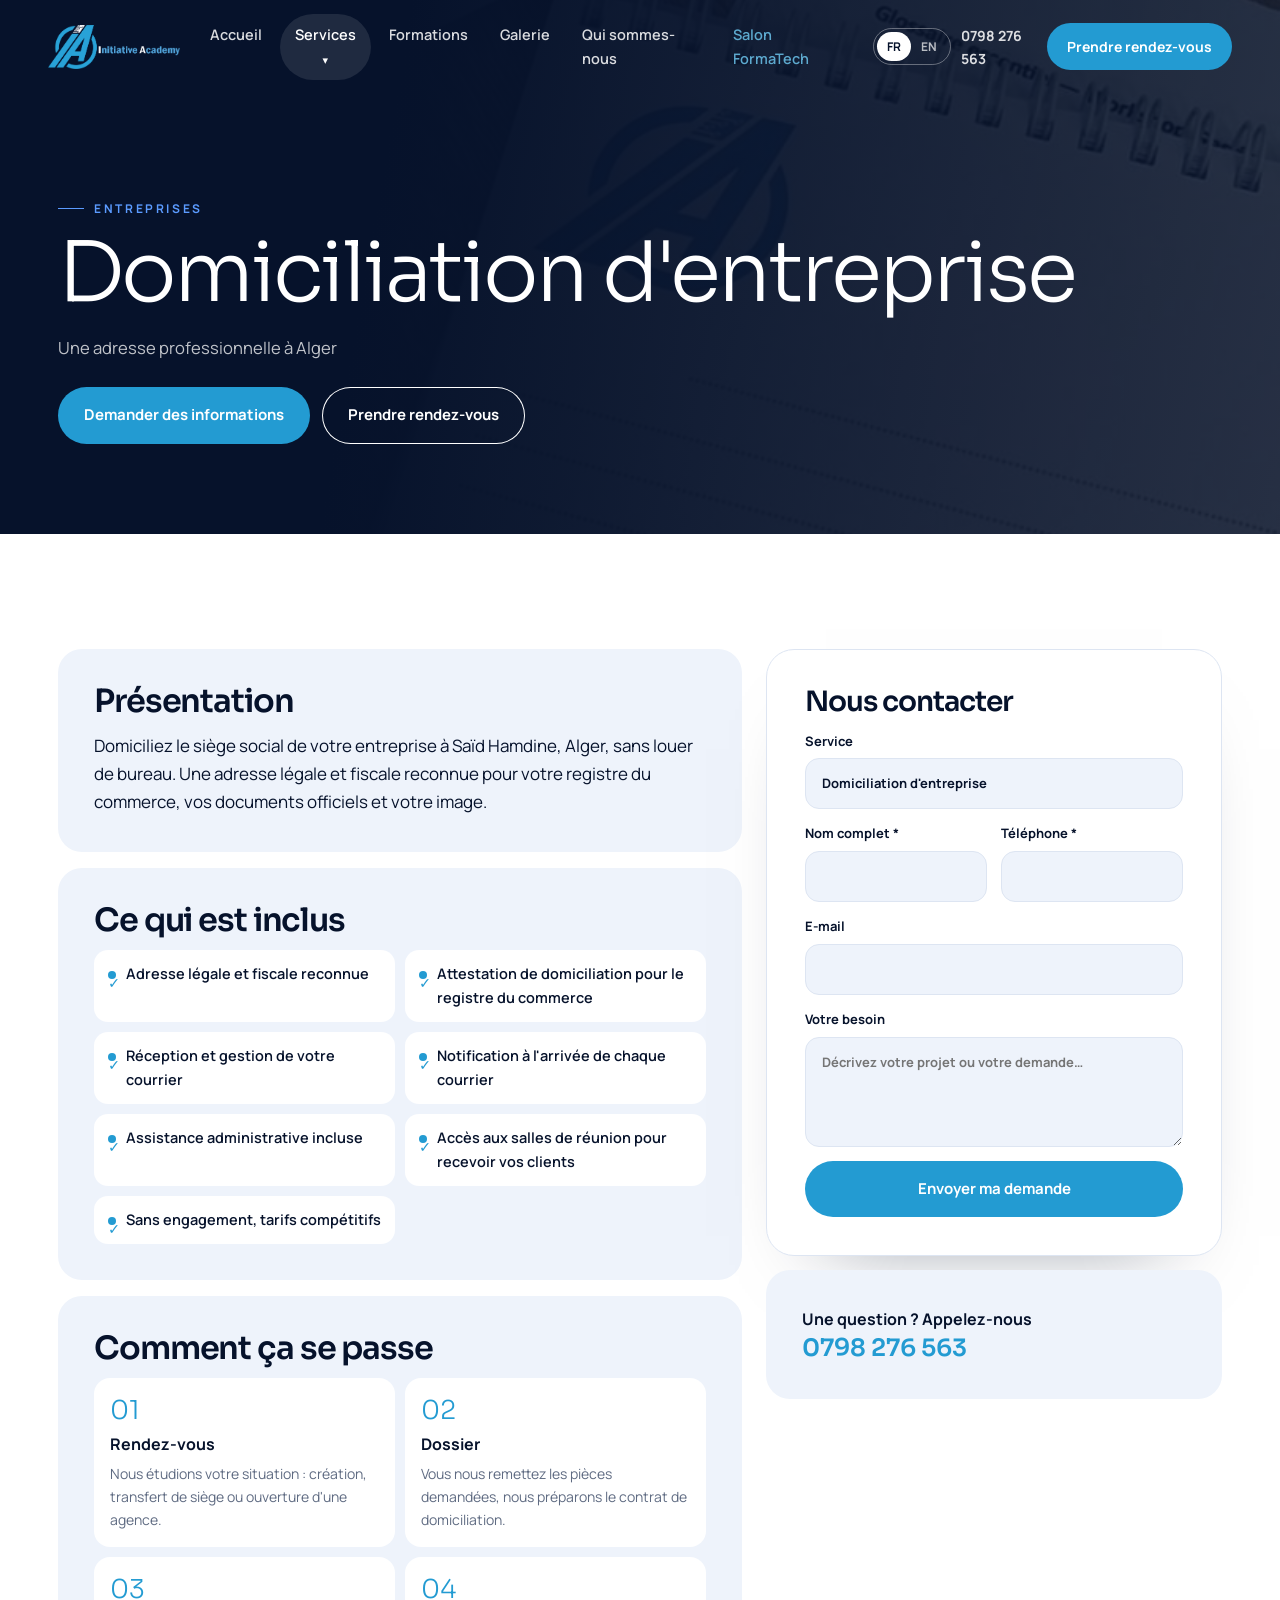
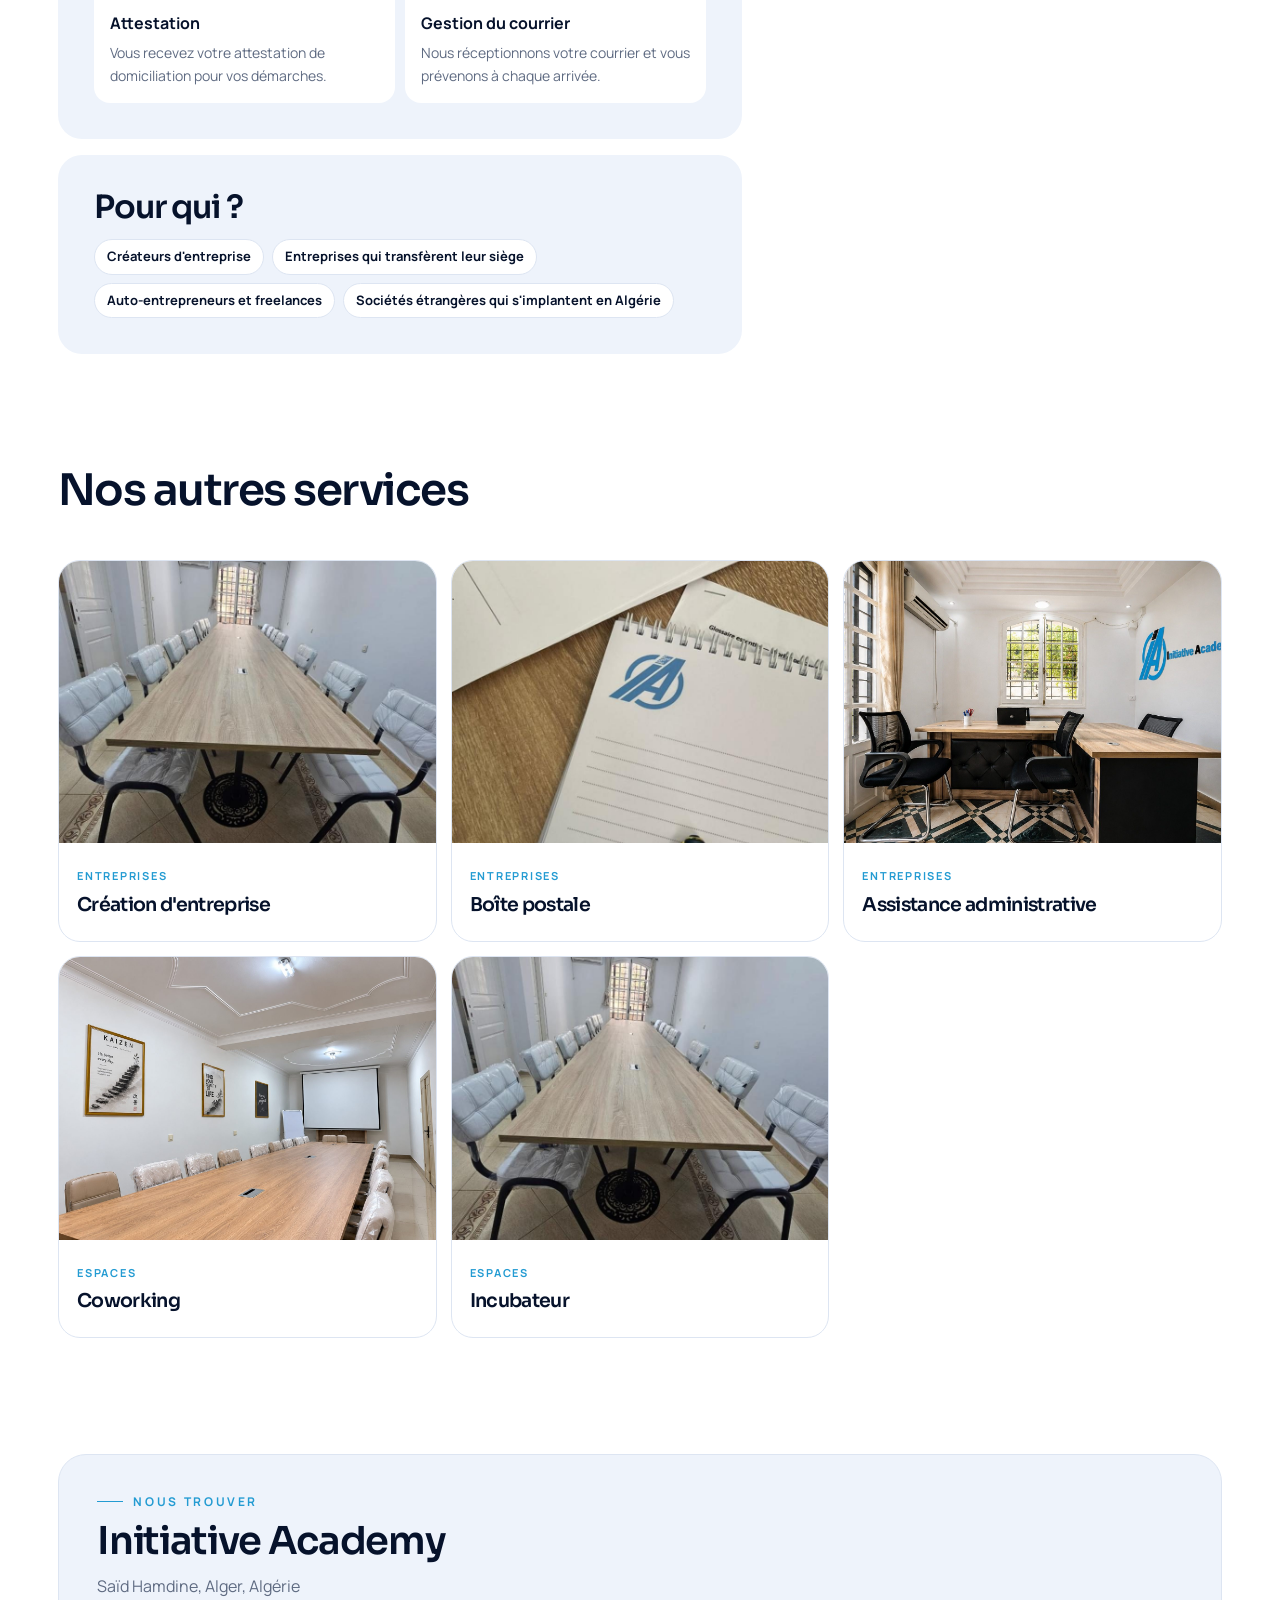
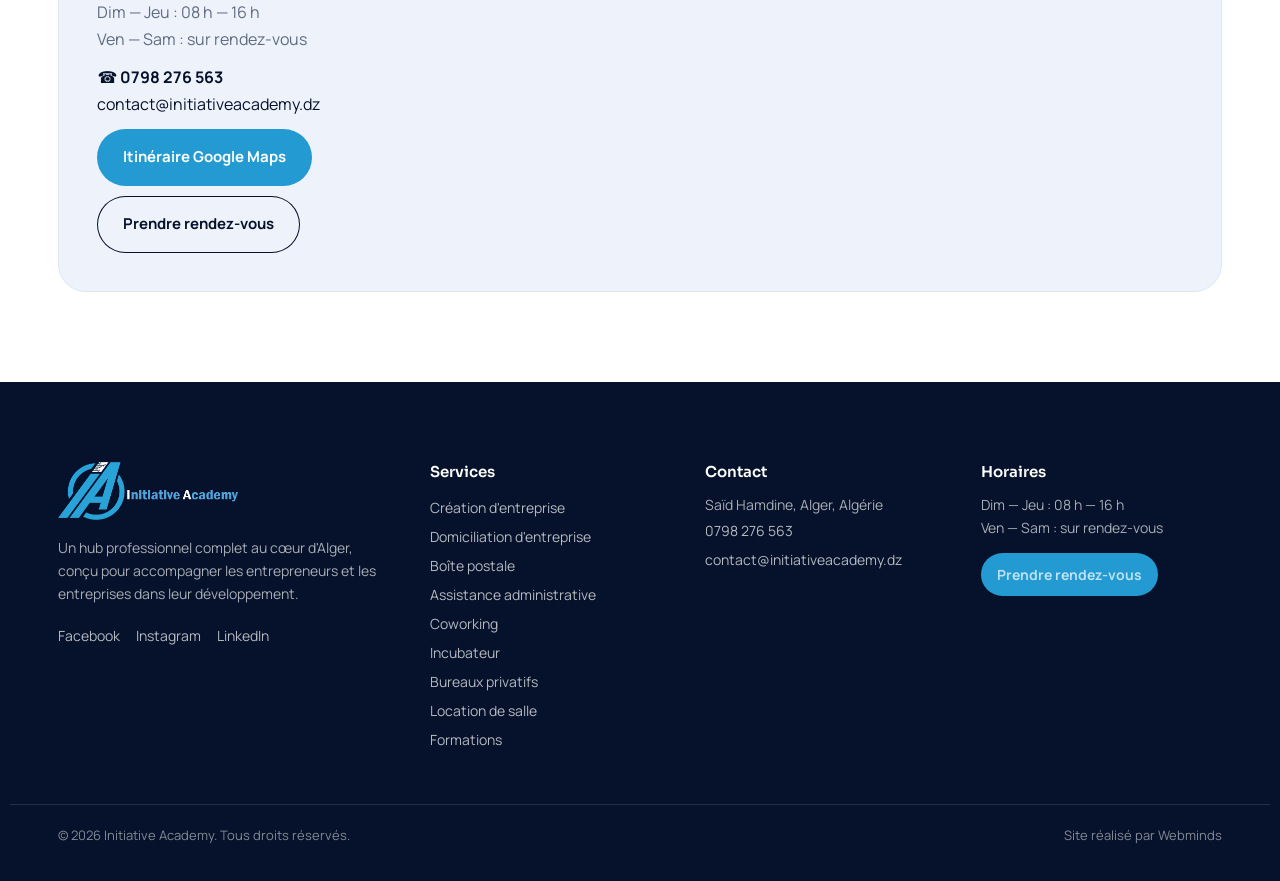
<file: service.html>
<!DOCTYPE html><html lang="fr"><head>
<meta charset="utf-8"><meta name="viewport" content="width=device-width, initial-scale=1, viewport-fit=cover"><meta name="theme-color" content="#06122b">
<link rel="stylesheet" href="style.css?v=1015">
<title>Service — Initiative Academy</title></head><body>
<div id="hdr"></div><main>
<section class="page-h sp"><div class="bgp"><img id="bg" alt=""></div><div class="wrap" style="position:relative;z-index:2"><span class="kick" style="color:#5b9bff" id="grp"></span><h1 id="t" style="margin-top:14px"></h1><p class="lead" id="h"></p><div style="display:flex;gap:12px;flex-wrap:wrap;margin-top:26px"><a class="btn b" href="#contact">Demander des informations</a><a class="btn o" href="rendez-vous.html" id="rdv">Prendre rendez-vous</a></div></div></section>
<section><div class="wrap fd">
 <div><div class="panel rv"><h2>Présentation</h2><p id="intro" style="font-size:17px"></p></div>
  <div class="panel rv" style="margin-top:16px"><h2>Ce qui est inclus</h2><ul class="incl" id="incl"></ul></div>
  <div class="panel rv" style="margin-top:16px" id="stw"><h2 id="sth"></h2><div class="steps3" id="steps"></div></div>
  <div class="panel rv" style="margin-top:16px"><h2>Pour qui ?</h2><div class="chips2" id="pour"></div></div></div>
 <div style="position:sticky;top:100px"><form class="f rv" id="contact"><h2 class="full" style="font-size:28px">Nous contacter</h2>
  <label class="full">Service<input id="sn" readonly></label>
  <label>Nom complet *<input required></label><label>Téléphone *<input type="tel" required></label>
  <label class="full">E-mail<input type="email"></label>
  <label class="full">Votre besoin<textarea placeholder="Décrivez votre projet ou votre demande…"></textarea></label>
  <button class="btn b" type="submit">Envoyer ma demande</button></form>
  <div class="panel" style="margin-top:14px"><p style="font-weight:700">Une question ? Appelez-nous</p><a id="tl" style="font:600 24px Sora;color:var(--b)"></a></div></div>
</div></section>
<section style="padding-top:0"><div class="wrap"><div class="shead"><h2 style="font-size:clamp(30px,3.4vw,44px)">Nos autres services</h2></div><div class="sv2" id="oth"></div></div></section>
</main><div id="ftr"></div>
<script src="data.js"></script><script src="core.js?v=1015"></script>
<script>
const k=SD[new URLSearchParams(location.search).get('s')]?new URLSearchParams(location.search).get('s'):'domiciliation',d=SD[k];document.title=d.t+' — Initiative Academy';
document.getElementById('bg').src=d.img;document.getElementById('grp').textContent=d.grp;document.getElementById('t').textContent=d.t;document.getElementById('h').textContent=d.h;
document.getElementById('rdv').href='rendez-vous.html?s='+k;document.getElementById('intro').textContent=d.intro;document.getElementById('sn').value=d.t;
document.getElementById('incl').innerHTML=d.incl.map(x=>'<li>'+x+'</li>').join('');
const st=d.etapes||d.formules;document.getElementById('sth').textContent=d.etapes?'Comment ça se passe':'Nos formules';
document.getElementById('steps').innerHTML=st.map((x,i)=>'<div><span>'+(d.etapes?'0'+(i+1):'◆')+'</span><b>'+x[0]+'</b><p>'+x[1]+'</p></div>').join('');
document.getElementById('pour').innerHTML=d.pour.map(x=>'<span>'+x+'</span>').join('');
const tl=document.getElementById('tl');tl.href='tel:'+CO.telh;tl.textContent=CO.tel;
document.getElementById('oth').innerHTML=SORDER.filter(x=>x!==k).slice(0,5).map(x=>'<a class="s2" href="service.html?s='+x+'"><img src="'+SD[x].img+'" alt="" loading="lazy"><div><small>'+SD[x].grp+'</small><h3>'+SD[x].t+'</h3></div></a>').join('');
document.getElementById('contact').onsubmit=e=>{e.preventDefault();okForm(e.target,'Demande envoyée !','Demande de service')};reveal();
</script><script src="i18n.js"></script></body></html>
</file>
<file: style.css>
@font-face{font-family:Sora;font-weight:300;src:url(fonts/sora-latin-300-normal.woff2) format('woff2');font-display:swap}
@font-face{font-family:Sora;font-weight:400;src:url(fonts/sora-latin-400-normal.woff2) format('woff2');font-display:swap}
@font-face{font-family:Sora;font-weight:600;src:url(fonts/sora-latin-600-normal.woff2) format('woff2');font-display:swap}
@font-face{font-family:Sora;font-weight:700;src:url(fonts/sora-latin-700-normal.woff2) format('woff2');font-display:swap}
@font-face{font-family:MR;font-weight:400;src:url(fonts/manrope-latin-400-normal.woff2) format('woff2')}
@font-face{font-family:MR;font-weight:600;src:url(fonts/manrope-latin-600-normal.woff2) format('woff2')}
@font-face{font-family:MR;font-weight:700;src:url(fonts/manrope-latin-700-normal.woff2) format('woff2')}
:root{--n:#06122b;--n2:#0b1d40;--b:#239bd2;--b2:#6cc4ec;--ice:#eef3fb;--line:#dde5f2;--mut:#5f6b82;--ease:cubic-bezier(.2,.8,.2,1)}
*{box-sizing:border-box;margin:0;padding:0}:root{padding-top:env(safe-area-inset-top,0px)}
html{scroll-behavior:smooth;overflow-x:clip;scroll-padding-top:100px}
body{font-family:MR,system-ui,sans-serif;background:#fff;color:var(--n);line-height:1.65;overflow-x:clip;-webkit-font-smoothing:antialiased}
img{max-width:100%;display:block}a{color:inherit;text-decoration:none}button,input,select,textarea{font:inherit;color:inherit}
:focus-visible{outline:2px solid var(--b);outline-offset:3px}
.wrap{max-width:1260px;margin:0 auto;padding-inline:clamp(18px,4vw,48px)}section{padding-block:clamp(70px,9vw,130px);position:relative}main{overflow-x:clip}
h1,h2,h3{font-family:Sora,sans-serif;font-weight:600;letter-spacing:-.035em;line-height:1.02}
h2{font-size:clamp(36px,4.8vw,66px)}h2 em{font-style:normal;font-weight:300;color:var(--b)}
.kick{display:inline-flex;align-items:center;gap:10px;font:700 12px MR;letter-spacing:.22em;text-transform:uppercase;color:var(--b)}.kick::before{content:"";width:26px;height:1.5px;background:currentColor}
.lead{font-size:clamp(16px,1.3vw,19px);color:var(--mut);max-width:560px}
header.top{position:fixed;z-index:60;top:0;left:0;right:0;padding:calc(14px + env(safe-area-inset-top,0px)) clamp(18px,4vw,48px) 14px;display:flex;align-items:center;justify-content:space-between;gap:16px;color:#fff;transition:background .4s,padding .4s,box-shadow .4s}
header.top.solid{background:rgba(6,18,43,.88);backdrop-filter:blur(16px);-webkit-backdrop-filter:blur(16px);padding-block:10px;box-shadow:0 10px 30px -20px rgba(0,0,0,.6)}
.logo img{height:44px;width:auto}.logo b{font:600 16px Sora;letter-spacing:.08em}
header.top nav{display:flex;gap:4px;font-weight:600;font-size:14.5px}header.top nav a{padding:9px 14px;border-radius:999px;opacity:.85;transition:.3s}header.top nav a:hover,header.top nav a.act{opacity:1;background:rgba(255,255,255,.1)}
.hr{display:flex;gap:10px;align-items:center}.tel{font-weight:700;font-size:14px;opacity:.85}
.cta{background:var(--b);color:#fff;padding:12px 20px;border-radius:999px;font-weight:700;font-size:14px;white-space:nowrap;transition:transform .3s var(--ease),box-shadow .3s}.cta:hover{transform:translateY(-2px);box-shadow:0 14px 30px -12px rgba(35,155,210,.8)}.cta.sm{display:inline-block;margin-top:14px;padding:10px 16px}
.burger{display:none;width:46px;height:46px;border-radius:50%;border:1px solid rgba(255,255,255,.4);background:transparent;flex-direction:column;gap:6px;align-items:center;justify-content:center}.burger i{width:18px;height:1.5px;background:#fff}
.menu{position:fixed;inset:0;z-index:80;background:var(--n);color:#fff;display:none;flex-direction:column;justify-content:center;gap:6px;padding:0 30px}.menu.open{display:flex}
.menu a{font:300 clamp(32px,9vw,48px) Sora;letter-spacing:-.03em}.menu p a{font:700 18px MR;color:var(--b2)}.menu .mx{position:absolute;top:22px;right:22px;width:48px;height:48px;border-radius:50%;border:1px solid rgba(255,255,255,.4);background:none;color:#fff;font-size:18px}
#wm-demo{position:fixed;left:0;right:0;bottom:0;z-index:2147483000;background:rgba(6,18,43,.96);color:#fff;font:600 12px/1.3 system-ui,sans-serif;text-align:center;padding:8px 12px calc(8px + env(safe-area-inset-bottom,0px))}
.btn{display:inline-flex;align-items:center;gap:10px;padding:16px 26px;border-radius:999px;font-weight:700;font-size:15px;border:0;cursor:pointer;transition:transform .3s var(--ease),background .3s;white-space:nowrap}
.btn.b{background:var(--b);color:#fff}.btn.b:hover{transform:translateY(-2px)}.btn.w{background:#fff;color:var(--n)}.btn.o{box-shadow:inset 0 0 0 1px currentColor;background:transparent}.btn.done{background:#12a150!important;color:#fff!important}
.rv{opacity:0;transform:translateY(30px);transition:opacity .9s,transform 1s var(--ease)}.rv.in{opacity:1;transform:none}
/* hero */
.hero{min-height:100svh;padding:0;color:#fff;display:flex;align-items:flex-end;overflow:hidden;background:var(--n)}
.hero .bg{position:absolute;inset:0}.hero .bg img{width:100%;height:100%;object-fit:cover;transform:scale(1.08);animation:kb 18s ease-out forwards}
@keyframes kb{to{transform:scale(1)}}
.hero .bg::after{content:"";position:absolute;inset:0;background:linear-gradient(180deg,rgba(6,18,43,.55) 0%,rgba(6,18,43,.1) 35%,rgba(6,18,43,.75) 72%,#06122b 100%)}
.hero .in{position:relative;z-index:2;width:100%;padding-block:140px 70px;display:grid;grid-template-columns:1.4fr 1fr;gap:40px;align-items:end}
.hero h1{font-size:clamp(48px,7.2vw,112px);font-weight:300}.hero h1 b{font-weight:600}
.hero h1 .rot{display:inline-block;color:var(--b2);min-width:4ch}
.hero .lead{color:rgba(255,255,255,.8);margin:22px 0 30px}
.hstats{display:grid;grid-template-columns:1fr 1fr;gap:1px;background:rgba(255,255,255,.18);border-radius:22px;overflow:hidden;backdrop-filter:blur(10px);-webkit-backdrop-filter:blur(10px)}
.hstats div{background:rgba(6,18,43,.55);padding:22px}.hstats b{display:block;font:300 44px/1 Sora;letter-spacing:-.04em}.hstats span{font-size:13px;opacity:.75}
.mark{position:absolute;right:-6vw;bottom:-8vw;width:46vw;max-width:640px;opacity:.07;z-index:1;pointer-events:none}
/* services */
.svc{display:grid;grid-template-columns:repeat(6,1fr);gap:14px}
.sc{position:relative;border-radius:26px;overflow:hidden;min-height:440px;color:#fff;display:flex;flex-direction:column;justify-content:flex-end;padding:28px;isolation:isolate;grid-column:span 2}
.sc:nth-child(1),.sc:nth-child(2){grid-column:span 3;min-height:520px}
.sc img{position:absolute;inset:0;width:100%;height:100%;object-fit:cover;z-index:-2;transition:transform 1.2s var(--ease)}.sc:hover img{transform:scale(1.06)}
.sc::before{content:"";position:absolute;inset:0;z-index:-1;background:linear-gradient(180deg,rgba(6,18,43,0) 25%,rgba(6,18,43,.92) 90%)}
.sc .num{position:absolute;top:22px;left:26px;font:300 15px Sora;opacity:.8}
.sc h3{font-size:clamp(26px,2.4vw,34px);font-weight:400}.sc h3 small{display:block;font:700 12px MR;letter-spacing:.2em;text-transform:uppercase;color:var(--b2);margin-bottom:8px}
.sc ul{list-style:none;display:grid;gap:6px;margin-top:14px;font-size:14.5px;max-height:0;overflow:hidden;opacity:0;transition:max-height .6s var(--ease),opacity .4s}
.sc:hover ul,.sc:focus-within ul{max-height:200px;opacity:.9}.sc li::before{content:"— ";color:var(--b2)}
@media (hover:none){.sc ul{max-height:200px;opacity:.9}}
.about{display:grid;grid-template-columns:1fr 1fr;gap:clamp(30px,5vw,80px);align-items:center}
.about .ph{position:relative}.about .ph img{border-radius:28px;aspect-ratio:4/5;object-fit:cover;width:100%}
.about .ph .chip{position:absolute;left:-24px;bottom:40px;background:#fff;border-radius:20px;padding:18px 22px;box-shadow:0 30px 60px -30px rgba(6,18,43,.5)}.chip b{display:block;font:300 40px/1 Sora;color:var(--b)}
.checks{list-style:none;display:grid;gap:12px;margin:26px 0 32px}.checks li{display:flex;gap:12px;align-items:center;font-weight:600}.checks li::before{content:"";flex:none;width:22px;height:22px;border-radius:50%;background:var(--ice) url("data:image/svg+xml,%3Csvg xmlns='http://www.w3.org/2000/svg' viewBox='0 0 24 24' fill='none' stroke='%231f6fff' stroke-width='3'%3E%3Cpath d='M6 12l4 4 8-8'/%3E%3C/svg%3E") center/14px no-repeat}
.dark{background:var(--n);color:#fff}.dark .lead{color:rgba(255,255,255,.7)}
.eq{display:grid;grid-template-columns:repeat(3,1fr);gap:1px;background:rgba(255,255,255,.1);border-radius:26px;overflow:hidden}
.eq div{background:var(--n);padding:34px;transition:background .4s}.eq div:hover{background:var(--n2)}.eq svg{width:34px;height:34px;color:var(--b2)}.eq h3{font-size:22px;font-weight:400;margin:18px 0 8px}.eq p{color:rgba(255,255,255,.65);font-size:15px}
.shead{display:flex;justify-content:space-between;align-items:flex-end;gap:24px;flex-wrap:wrap;margin-bottom:46px}
.fgrid{display:grid;grid-template-columns:repeat(3,1fr);gap:14px}
.fc{position:relative;border-radius:22px;padding:26px;min-height:250px;display:flex;flex-direction:column;background:var(--ice);border:1px solid var(--line);transition:transform .4s var(--ease),box-shadow .4s,background .4s;overflow:hidden}
.fc::before{content:"";position:absolute;right:-40px;top:-40px;width:150px;height:150px;border-radius:50%;background:radial-gradient(closest-side,var(--c),transparent);opacity:.25;transition:transform .6s var(--ease)}
.fc:hover{transform:translateY(-6px);box-shadow:0 30px 60px -36px rgba(6,18,43,.5);background:#fff}.fc:hover::before{transform:scale(1.6)}
.fc .tg{font:700 11px MR;letter-spacing:.16em;text-transform:uppercase;color:var(--c)}.fc h3{font-size:22px;font-weight:600;margin:14px 0 10px}.fc p{color:var(--mut);font-size:14.5px}
.fc .meta{margin-top:auto;padding-top:18px;display:flex;justify-content:space-between;align-items:center;font-size:13px;font-weight:700;color:var(--mut)}.fc .meta span:last-child{color:var(--b)}
.filters{display:flex;gap:8px;flex-wrap:wrap;margin-bottom:26px}.filters button{border:1px solid var(--line);background:#fff;border-radius:999px;padding:10px 18px;font-weight:700;font-size:14px;cursor:pointer;transition:.3s}.filters button.on{background:var(--n);color:#fff;border-color:var(--n)}
.fc.hide{display:none}
.gal{columns:3;column-gap:14px}.gal a{display:block;margin-bottom:14px;border-radius:20px;overflow:hidden;break-inside:avoid;position:relative}.gal img{width:100%;transition:transform 1s var(--ease)}.gal a:hover img{transform:scale(1.05)}
.gal a span{position:absolute;left:14px;bottom:14px;background:rgba(6,18,43,.7);color:#fff;font-size:13px;font-weight:700;padding:6px 12px;border-radius:999px;backdrop-filter:blur(6px)}
.lb{position:fixed;inset:0;z-index:100;background:rgba(6,18,43,.95);display:none;align-items:center;justify-content:center;padding:30px}.lb.open{display:flex}.lb img{max-height:86vh;border-radius:18px}.lb button{position:absolute;top:20px;right:20px;width:48px;height:48px;border-radius:50%;border:1px solid rgba(255,255,255,.4);background:none;color:#fff;font-size:18px}
.cband{border-radius:32px;overflow:hidden;position:relative;color:#fff;padding:clamp(34px,6vw,80px);background:var(--n);isolation:isolate}
.cband img.bgi{position:absolute;inset:0;width:100%;height:100%;object-fit:cover;z-index:-2;opacity:.35}.cband::before{content:"";position:absolute;inset:0;z-index:-1;background:linear-gradient(110deg,var(--n) 30%,rgba(6,18,43,.4))}
.cband h2{max-width:720px}.cband .lead{color:rgba(255,255,255,.75);margin:16px 0 30px}
.page-h{background:var(--n);color:#fff;padding:170px 0 80px;position:relative;overflow:hidden}.page-h h1{font-size:clamp(46px,6.5vw,96px);font-weight:300}.page-h h1 b{font-weight:600}.page-h .lead{color:rgba(255,255,255,.75);margin-top:18px}
.mawa{display:flex;gap:20px;align-items:center;justify-content:space-between;flex-wrap:wrap;border:1px dashed var(--line);border-radius:22px;padding:22px 26px;margin-top:40px;background:linear-gradient(90deg,#fff,var(--ice))}
.mawa b{font:600 20px Sora;letter-spacing:.06em}.mawa p{color:var(--mut);font-size:14.5px;max-width:560px}
.rdv{display:grid;grid-template-columns:.9fr 1.1fr;gap:clamp(24px,4vw,60px);align-items:start}
.f{display:grid;grid-template-columns:1fr 1fr;gap:14px;background:#fff;border:1px solid var(--line);border-radius:28px;padding:clamp(22px,3vw,38px);box-shadow:0 40px 80px -60px rgba(6,18,43,.5)}
.f .full{grid-column:1/-1}.f label{display:grid;gap:6px;font-size:13px;font-weight:700}
.f input,.f select,.f textarea{border:1px solid var(--line);background:var(--ice);border-radius:14px;padding:14px 16px;width:100%;outline:none;transition:border .3s}.f input:focus,.f select:focus,.f textarea:focus{border-color:var(--b)}
.f textarea{min-height:110px}.f .btn{grid-column:1/-1;justify-content:center}
.opts{display:flex;flex-wrap:wrap;gap:8px}.opts label{display:block;cursor:pointer}.opts input{position:absolute;opacity:0;pointer-events:none}.opts span{display:block;border:1px solid var(--line);border-radius:999px;padding:10px 16px;font-weight:700;font-size:14px;transition:.25s;background:#fff}
.opts input:checked+span{background:var(--n);color:#fff;border-color:var(--n)}
.slots{display:grid;grid-template-columns:repeat(4,1fr);gap:8px}.slots span{text-align:center}
.info{display:grid;gap:14px;margin-top:28px}.info div{display:flex;gap:14px;align-items:flex-start;background:var(--ice);border-radius:18px;padding:16px 18px}.info b{display:block}
.ft{background:var(--n);color:#fff;padding:80px 0 34px}.fg{display:grid;grid-template-columns:1.4fr 1fr 1fr 1fr;gap:34px}.flogo{height:58px;width:auto;margin-bottom:16px}
.ft p{color:rgba(255,255,255,.65);font-size:14px;max-width:320px}.ft h4{font:600 15px Sora;margin-bottom:12px}.ft a{display:block;color:rgba(255,255,255,.7);font-size:14px;padding:3px 0}.ft a:hover{color:#fff}
.soc{display:flex;gap:16px;margin-top:16px}.fb{display:flex;justify-content:space-between;gap:10px;flex-wrap:wrap;border-top:1px solid rgba(255,255,255,.12);margin-top:50px;padding-top:20px;font-size:13px;color:rgba(255,255,255,.5)}
.fd{display:grid;grid-template-columns:1.2fr .8fr;gap:24px;align-items:start}.panel{background:var(--ice);border-radius:24px;padding:clamp(22px,3vw,36px)}.panel h2{font-size:32px;margin-bottom:14px}
.panel ul{list-style:none;display:grid;gap:10px}.panel li{display:flex;gap:10px}.panel li::before{content:"";flex:none;width:8px;height:8px;border-radius:50%;background:var(--b);margin-top:9px}
.cover{border-radius:24px;aspect-ratio:16/10;display:grid;place-items:center;color:#fff;position:relative;overflow:hidden;background:linear-gradient(135deg,var(--c),var(--n))}
.cover b{font:300 clamp(30px,4vw,54px)/1 Sora;letter-spacing:-.03em;text-align:center;padding:30px;position:relative;z-index:1}
@media (max-width:1050px){header.top nav,.hr .tel,.hr .cta{display:none}.burger{display:flex}.hero .in,.about,.rdv,.fd{grid-template-columns:1fr}.svc{grid-template-columns:1fr 1fr}.sc,.sc:nth-child(1),.sc:nth-child(2){grid-column:span 1;min-height:380px}.eq,.fgrid{grid-template-columns:1fr 1fr}.gal{columns:2}.fg{grid-template-columns:1fr 1fr}}
@media (max-width:620px){.svc,.eq,.fgrid,.f,.fg{grid-template-columns:1fr}.gal{columns:1}.slots{grid-template-columns:repeat(2,1fr)}.about .ph .chip{left:12px}.hstats b{font-size:34px}}
@media (prefers-reduced-motion:reduce){*,*::before,*::after{animation:none!important;transition:none!important}.rv{opacity:1;transform:none}}
.pday{font-size:15px;font-weight:700;letter-spacing:.14em;text-transform:uppercase;color:var(--b);margin:22px 0 10px;font-family:MR}
.mod{background:#fff;border-radius:16px;padding:16px 18px;margin-bottom:10px}.mod b{display:block;font-weight:700;margin-bottom:6px}.mod ul{margin-top:6px}
.chips2{display:flex;flex-wrap:wrap;gap:8px;margin-top:16px}.chips2 span{background:#fff;border:1px solid var(--line);border-radius:999px;padding:6px 12px;font-size:13px;font-weight:700}
.dl{display:grid;grid-template-columns:auto 1fr;gap:10px 16px;font-size:14.5px}.dl dt{color:var(--mut);font-weight:700}.dl dd{font-weight:600}
.fc .badge{position:absolute;top:16px;right:16px;background:var(--b);color:#fff;font:700 10.5px MR;padding:4px 9px;border-radius:999px;letter-spacing:.04em}
.vswitch{position:fixed;z-index:90;bottom:calc(16px + env(safe-area-inset-bottom,0px));left:16px;display:flex;gap:10px;align-items:center;padding:7px 18px 7px 7px;border-radius:999px;color:#fff;font:700 14.5px/1.15 MR;background:linear-gradient(90deg,#239bd2,#6cc4ec,#0b3a8c,#239bd2);background-size:300% 100%;animation:vsg 6s linear infinite,vsw 5s ease-in-out infinite;box-shadow:0 16px 34px -12px rgba(35,155,210,.7),inset 0 0 0 1px rgba(255,255,255,.35)}
.vswitch small{display:block;font-size:11px;font-weight:600;opacity:.85}.vswitch .vs-i{width:40px;height:40px;border-radius:50%;background:#fff;color:var(--b);display:grid;place-items:center;font-size:16px;position:relative}
.vswitch .vs-i::after{content:"";position:absolute;inset:-4px;border-radius:50%;border:2px solid #fff;animation:ping 1.6s ease-out infinite}
@keyframes ping{0%{transform:scale(.9);opacity:.9}100%{transform:scale(1.35);opacity:0}}@keyframes vsg{to{background-position:300% 0}}@keyframes vsw{0%,82%,100%{rotate:0deg}86%{rotate:-5deg}90%{rotate:4deg}94%{rotate:-2deg}}
/* V2 corporate */
.v2 header.top{color:var(--n);background:#fff;box-shadow:0 1px 0 var(--line)}.v2 header.top.solid{background:rgba(255,255,255,.96)}
.v2 .logo img{filter:none}.v2 header.top nav a:hover,.v2 header.top nav a.act{background:var(--ice)}.v2 .burger{border-color:var(--line)}.v2 .burger i{background:var(--n)}
.topbar{background:var(--n);color:rgba(255,255,255,.8);font-size:13px;font-weight:600}.topbar .wrap{display:flex;justify-content:space-between;gap:14px;padding-block:9px;flex-wrap:wrap}
.v2 header.top{position:sticky;top:0}
.h2c{display:grid;grid-template-columns:1.05fr 1fr;gap:clamp(30px,5vw,70px);align-items:center;padding-block:clamp(50px,7vw,90px) clamp(60px,8vw,110px)}
.h2c h1{font-size:clamp(42px,5.4vw,78px);font-weight:600}.h2c h1 span{color:var(--b)}
.h2c .pic{position:relative}.h2c .pic img{border-radius:28px;aspect-ratio:5/6;object-fit:cover;width:100%;background:var(--ice)}
.h2c .pic .tri{position:absolute;right:-18px;top:-18px;width:120px;opacity:.9}
.h2c .pic .card{position:absolute;left:-26px;bottom:30px;background:#fff;border-radius:18px;padding:16px 20px;box-shadow:0 30px 60px -30px rgba(6,18,43,.5);display:flex;gap:12px;align-items:center;font-weight:700}
.trust{display:flex;gap:26px;flex-wrap:wrap;margin-top:30px;padding-top:24px;border-top:1px solid var(--line)}.trust b{display:block;font:600 30px Sora;color:var(--b)}.trust span{font-size:13px;color:var(--mut)}
.sv2{display:grid;grid-template-columns:repeat(5,1fr);gap:14px}
.s2{background:#fff;border:1px solid var(--line);border-radius:22px;overflow:hidden;display:flex;flex-direction:column;transition:transform .4s var(--ease),box-shadow .4s}.s2:hover{transform:translateY(-6px);box-shadow:0 30px 60px -36px rgba(6,18,43,.45)}
.s2 img{aspect-ratio:4/3;object-fit:cover;width:100%;background:var(--ice)}.s2 div{padding:18px}.s2 small{font:700 11px MR;letter-spacing:.16em;text-transform:uppercase;color:var(--b)}.s2 h3{font-size:19px;margin:8px 0}.s2 ul{list-style:none;font-size:13.5px;color:var(--mut);display:grid;gap:4px}.s2 li::before{content:"✓ ";color:var(--b);font-weight:700}
.band{background:linear-gradient(110deg,#0b3a8c,#1f6fff);color:#fff;border-radius:28px;display:grid;grid-template-columns:repeat(4,1fr);text-align:center;padding:34px 10px}.band b{display:block;font:600 clamp(34px,4vw,52px)/1 Sora}.band span{opacity:.85;font-size:14px}
.steps2{display:grid;grid-template-columns:repeat(3,1fr);gap:14px;counter-reset:s}.steps2 div{border:1px solid var(--line);border-radius:22px;padding:26px;counter-increment:s}.steps2 div::before{content:"0" counter(s);font:300 40px Sora;color:var(--b)}.steps2 h3{font-size:21px;margin:10px 0 6px}.steps2 p{color:var(--mut);font-size:15px}
@media (max-width:1050px){.h2c{grid-template-columns:1fr}.sv2{grid-template-columns:1fr 1fr}.band{grid-template-columns:1fr 1fr;gap:20px}.steps2{grid-template-columns:1fr}}
@media (max-width:620px){.sv2{grid-template-columns:1fr}.h2c .pic .card{left:10px}}
.tovalid{display:inline-flex;align-items:center;gap:8px;margin-top:14px;font:700 12.5px MR;color:#b45309;background:#fff7e6;border:1px solid #f5c26b;border-radius:999px;padding:6px 12px 6px 9px}
.tovalid i{width:9px;height:9px;border-radius:50%;background:#f59e0b;position:relative;flex:none}.tovalid i::after{content:"";position:absolute;inset:-4px;border-radius:50%;border:2px solid #f59e0b;animation:ping 1.6s ease-out infinite}
.tovalid.lt{background:rgba(245,158,11,.15);color:#ffd28a;border-color:rgba(245,194,107,.5)}
.page-h.sp{padding:190px 0 90px}.bgp{position:absolute;inset:0}.bgp img{width:100%;height:100%;object-fit:cover;opacity:.35}.bgp::after{content:"";position:absolute;inset:0;background:linear-gradient(100deg,var(--n) 30%,rgba(6,18,43,.5))}
.incl{list-style:none;display:grid;grid-template-columns:1fr 1fr;gap:10px}.incl li{display:flex;gap:10px;background:#fff;border-radius:14px;padding:12px 14px;font-weight:600;font-size:14.5px}.incl li::before{content:"✓";color:var(--b);font-weight:800}
.steps3{display:grid;grid-template-columns:1fr 1fr;gap:10px}.steps3 div{background:#fff;border-radius:16px;padding:16px}.steps3 span{font:300 26px Sora;color:var(--b)}.steps3 b{display:block;margin:4px 0}.steps3 p{font-size:14px;color:var(--mut)}
.biz{display:grid;grid-template-columns:repeat(4,1fr);gap:14px}.bz{border-radius:24px;padding:26px;background:#fff;border:1px solid var(--line);display:flex;flex-direction:column;gap:10px;min-height:250px;transition:transform .4s var(--ease),box-shadow .4s;position:relative;overflow:hidden}
.bz:hover{transform:translateY(-6px);box-shadow:0 30px 60px -36px rgba(6,18,43,.45)}.bz .n{font:300 34px Sora;color:var(--b)}.bz h3{font-size:22px}.bz p{color:var(--mut);font-size:14.5px}.bz .go{margin-top:auto;font-weight:700;color:var(--b)}
.bz.big{grid-column:span 2;background:var(--n);color:#fff;border-color:var(--n)}.bz.big p{color:rgba(255,255,255,.7)}.bz.big .n,.bz.big .go{color:var(--b2)}
.mapw{padding:0 0 clamp(60px,7vw,90px)}.map{border-radius:28px;overflow:hidden;display:grid;grid-template-columns:.8fr 1.2fr;background:var(--ice);border:1px solid var(--line)}
.map .mi{padding:clamp(24px,3vw,40px);display:flex;flex-direction:column;gap:12px;justify-content:center}.map iframe{width:100%;height:100%;min-height:360px;border:0;display:block}
@media (max-width:1050px){.biz{grid-template-columns:1fr 1fr}.map{grid-template-columns:1fr}}
@media (max-width:620px){.biz,.incl,.steps3{grid-template-columns:1fr}.bz.big{grid-column:span 1}}
.bz.wide{grid-column:span 3;min-height:0;justify-content:center}
@media (max-width:1050px){.bz.wide{grid-column:span 1}}
.dd{position:relative}.ddb{background:none;border:0;cursor:pointer;padding:9px 14px;border-radius:999px;font-weight:600;font-size:14.5px;opacity:.85;color:inherit}.ddb span{font-size:11px}
.ddb:hover,.ddb.act,.dd.open .ddb{opacity:1;background:rgba(255,255,255,.1)}.v2 .ddb:hover,.v2 .ddb.act,.v2 .dd.open .ddb{background:var(--ice)}
.ddm{position:absolute;top:calc(100% + 12px);left:50%;transform:translateX(-50%) translateY(8px);background:#fff;color:var(--n);border-radius:22px;padding:22px;display:grid;grid-template-columns:repeat(3,minmax(190px,1fr));gap:18px;box-shadow:0 40px 80px -30px rgba(6,18,43,.6);opacity:0;pointer-events:none;transition:.25s var(--ease);border:1px solid var(--line)}
.dd:hover .ddm,.dd.open .ddm{opacity:1;pointer-events:auto;transform:translateX(-50%)}.dd::after{content:"";position:absolute;left:0;right:0;top:100%;height:14px}
.ddm small{display:block;font:700 11px MR;letter-spacing:.18em;text-transform:uppercase;color:var(--b);margin-bottom:8px}.ddm a{display:block;padding:7px 10px;border-radius:10px;font-weight:600;font-size:14.5px;opacity:1}.ddm a:hover,.ddm a.act{background:var(--ice);color:var(--b)}
.menu{overflow-y:auto;justify-content:flex-start;padding-top:90px;padding-bottom:40px}.menu small{font:700 11px MR;letter-spacing:.2em;text-transform:uppercase;color:var(--b2);margin-top:18px}.menu a.sm{font-size:clamp(22px,6vw,30px)}
.lang{display:inline-flex;border:1px solid rgba(255,255,255,.35);border-radius:999px;padding:3px}.lang button{border:0;background:none;color:inherit;font:700 12px MR;padding:6px 10px;border-radius:999px;cursor:pointer;opacity:.7}.lang button.on{background:#fff;color:var(--n);opacity:1}
.v2 .lang{border-color:var(--line)}.v2 .lang button.on{background:var(--n);color:#fff}
.lang.lm{margin-top:24px;align-self:flex-start;border-color:rgba(255,255,255,.4)}.lang.lm button{font-size:15px;padding:8px 16px}
@media (max-width:1050px){.hr .lang{display:inline-flex}}
html[lang=en] .hero h1{font-size:clamp(44px,6.2vw,96px)}

.vswitch-w{position:fixed;z-index:90;bottom:calc(16px + env(safe-area-inset-bottom,0px));left:16px}.vswitch-w .vswitch{position:static;border:0;cursor:pointer;text-align:left}
.vmenu{position:absolute;bottom:calc(100% + 10px);left:0;background:#fff;border-radius:18px;padding:8px;display:grid;gap:2px;min-width:220px;box-shadow:0 30px 60px -20px rgba(6,18,43,.6);opacity:0;pointer-events:none;transform:translateY(8px);transition:.25s}
.vswitch-w.open .vmenu{opacity:1;pointer-events:auto;transform:none}.vmenu a{padding:11px 14px;border-radius:12px;font-weight:700;font-size:14.5px;color:var(--n)}.vmenu a:hover{background:var(--ice)}.vmenu a.on{background:var(--n);color:#fff}
/* cartes simples, côte à côte */
.svc{grid-template-columns:repeat(5,1fr)}.sc,.sc:nth-child(1),.sc:nth-child(2){grid-column:span 1;min-height:420px}
.biz{grid-template-columns:repeat(4,1fr)}.bz{min-height:230px}.bz.big,.bz.wide{grid-column:span 1}
.hstats .lbl3{font:600 clamp(18px,1.6vw,22px)/1.2 Sora;letter-spacing:-.01em;display:block}
@media (max-width:1050px){.svc{grid-template-columns:1fr 1fr}.biz{grid-template-columns:1fr 1fr}}
@media (max-width:620px){.svc,.biz{grid-template-columns:1fr}}
.svc .sc{padding:22px}.svc .sc h3{font-size:clamp(17px,1.4vw,21px);line-height:1.15}.svc .sc h3 small{font-size:11px}
/* hero : première photo (salon), recadrée sur la droite pour exclure la porte */
.hero .bg{overflow:hidden}.hero .bg img{object-position:0% 60%;transform-origin:0% 60%;animation:kb3 18s ease-out forwards}
@keyframes kb3{from{transform:scale(1.3)}to{transform:scale(1.22)}}
.h2c .pic{overflow:hidden;border-radius:28px}.h2c .pic img{object-position:8% 60%}
@media (max-width:1050px){.hero .bg img{object-position:6% 60%;transform-origin:0% 60%;animation:none;transform:scale(1.1)}}
.slide3{position:relative;aspect-ratio:4/5;border-radius:28px;overflow:hidden;background:var(--ice)}
.slide3 img{position:absolute;inset:0;width:100%;height:100%;object-fit:cover;opacity:0;transform:scale(1.06);transition:opacity 1s,transform 6s ease-out}
.slide3 img.on{opacity:1;transform:scale(1)}
.slide3 .sl3p,.slide3 .sl3n{position:absolute;top:50%;transform:translateY(-50%);z-index:2;width:44px;height:44px;border-radius:50%;border:0;background:rgba(255,255,255,.85);color:var(--n);font-size:24px;line-height:1;cursor:pointer;box-shadow:0 10px 24px -10px rgba(0,0,0,.5)}
.slide3 .sl3p{left:14px}.slide3 .sl3n{right:14px}
.slide3 .sl3d{position:absolute;left:0;right:0;bottom:16px;z-index:2;display:flex;gap:8px;justify-content:center}
.slide3 .sl3d button{width:9px;height:9px;border-radius:999px;border:0;padding:0;background:rgba(255,255,255,.55);cursor:pointer;transition:width .3s}
.slide3 .sl3d button.on{width:26px;background:#fff}

.svc{grid-template-columns:repeat(3,1fr)}.sv2{grid-template-columns:repeat(3,1fr)}
@media (max-width:1050px){.svc,.sv2{grid-template-columns:1fr 1fr}}@media (max-width:620px){.svc,.sv2{grid-template-columns:1fr}}
nav a[href="salon.html"]{color:#6cc4ec}
#sx-pill{position:fixed;right:16px;bottom:calc(16px + env(safe-area-inset-bottom,0px));z-index:60;display:flex;align-items:center;gap:10px;background:#06122b;color:#fff;border:1px solid rgba(108,196,236,.45);border-radius:999px;padding:10px 16px;font-size:13px;box-shadow:0 12px 30px rgba(6,18,43,.35);transition:transform .25s}
#sx-pill:hover{transform:translateY(-3px)}
#sx-pill i{width:8px;height:8px;border-radius:50%;background:#6cc4ec;flex:none;animation:sxp2 1.8s infinite}
#sx-pill em{font-style:normal;color:#6cc4ec;font-weight:800}
@keyframes sxp2{0%{box-shadow:0 0 0 0 rgba(108,196,236,.8)}70%{box-shadow:0 0 0 10px rgba(108,196,236,0)}100%{box-shadow:0 0 0 0 rgba(108,196,236,0)}}
@media (max-width:620px){#sx-pill{left:16px;bottom:calc(16px + env(safe-area-inset-bottom,0px));justify-content:center;font-size:12px}}
.v2 nav a[href="salon.html"]{color:var(--b)}
.f input.err,.f textarea.err,.f select.err{border-color:#e5484d!important;box-shadow:0 0 0 3px rgba(229,72,77,.18)!important}
.f button.warn{background:#e5484d!important}
.f label:has(input[required])>:first-child,.f label:has(input[required]){}

.fst{display:none;margin-top:14px;padding:14px 16px;border-radius:14px;font-size:15px;line-height:1.5}.fst.wait,.fst.ok,.fst.ko{display:block}.fst.wait{background:#eef5fb;color:#06122b}.fst.ok{background:#e7f7ee;color:#0d5c32;border:1px solid #9fdcb8}.fst.ko{background:#fdecec;color:#8a1c1c;border:1px solid #f2b3b3}.fst a{color:inherit;font-weight:700;text-decoration:underline}
</file>
